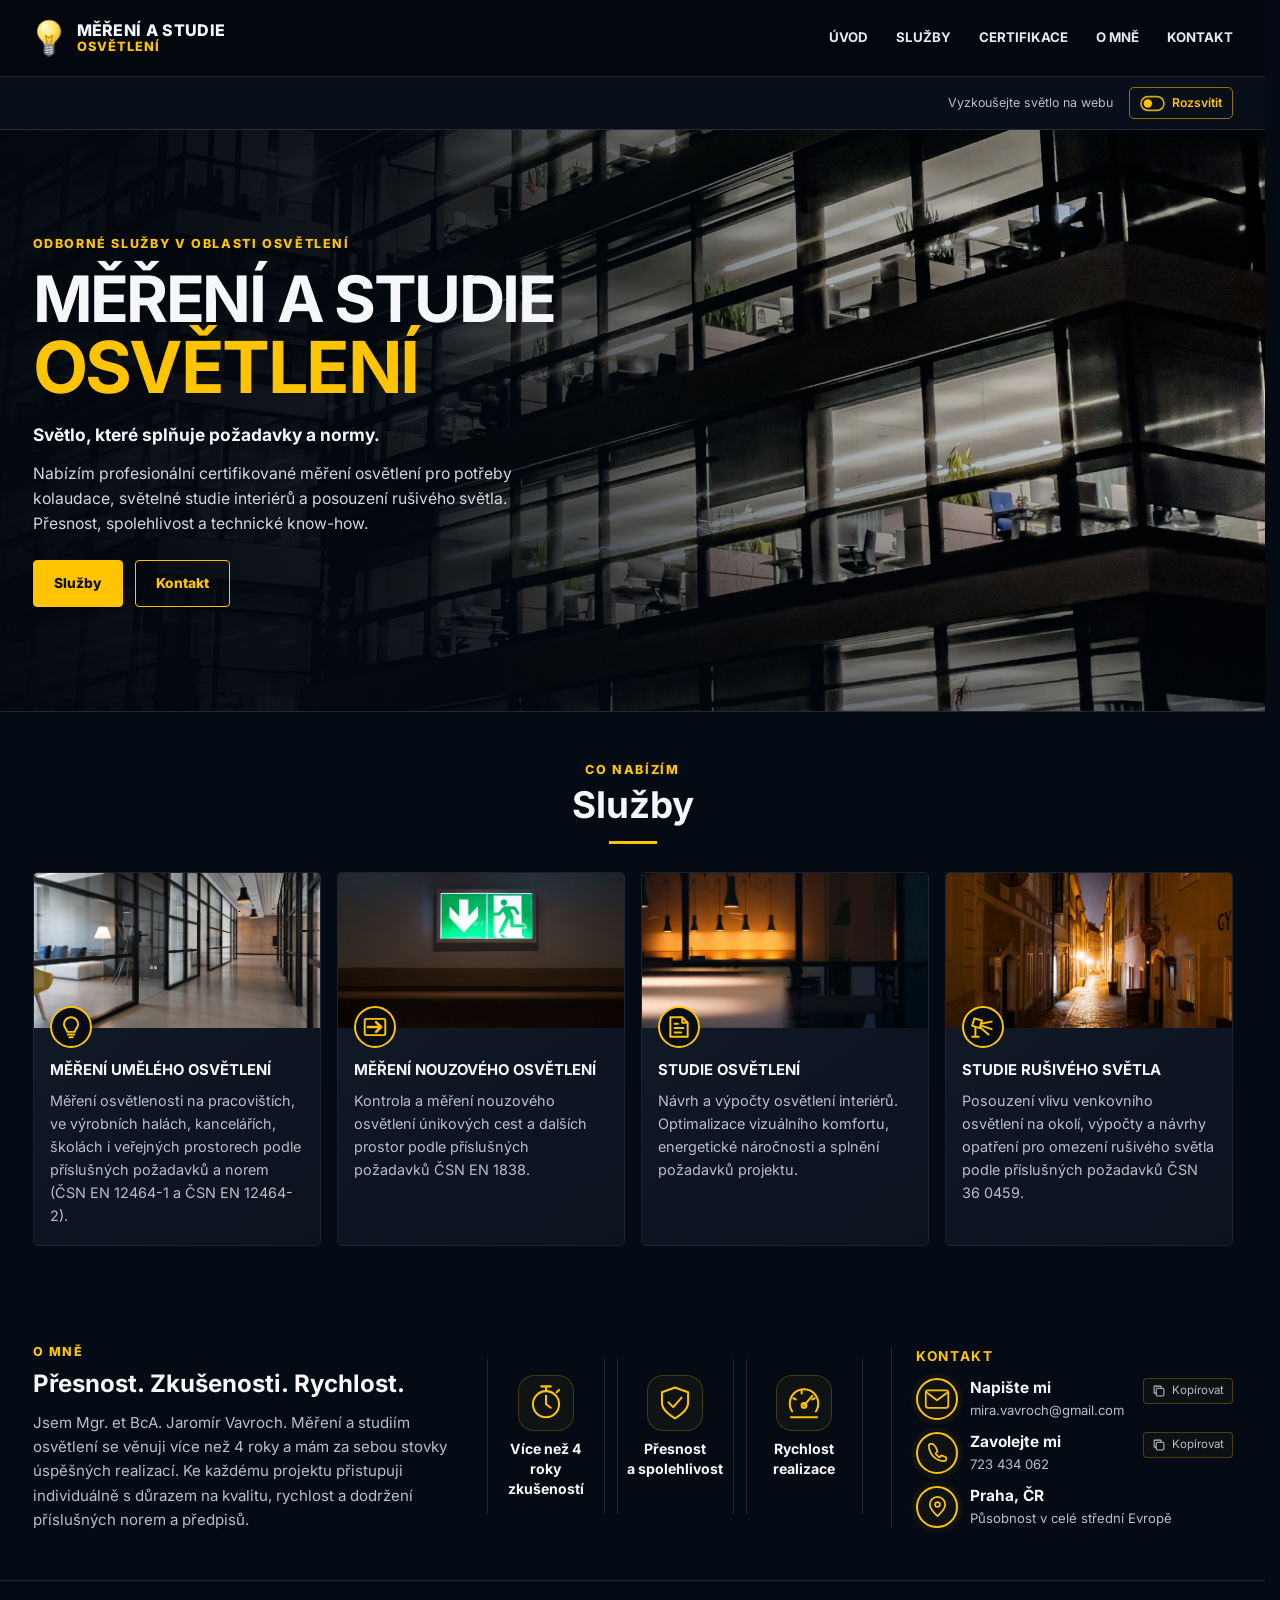
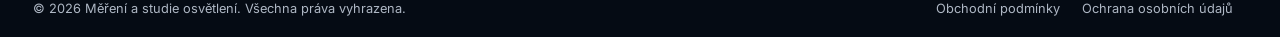
<file: index.html>
<!doctype html>
<html lang="cs">
<head>
<meta charset="utf-8">
<meta name="viewport" content="width=device-width, initial-scale=1">
<link rel="canonical" href="https://mereniastudieosvetleni.cz/">
<meta name="description" content="Certifikované měření umělého a nouzového osvětlení, světelné studie a posouzení rušivého světla. Přesnost, rychlost, spolehlivost. Praha, ČR a střední Evropa.">
<meta name="theme-color" content="#050b14">
<meta name="author" content="Mgr. et BcA. Jaromír Vavroch">
<link rel="icon" href="assets/favicon.svg" type="image/svg+xml">
<script>document.documentElement.classList.add("js");</script>
<title>Měření osvětlení a světelné studie | Vavroch</title>
<style>
@font-face{font-family:Inter;font-style:normal;font-weight:400;font-display:swap;src:url("assets/fonts/inter-400.woff") format("woff")}
@font-face{font-family:Inter;font-style:normal;font-weight:600;font-display:swap;src:url("assets/fonts/inter-600.woff") format("woff")}
@font-face{font-family:Inter;font-style:normal;font-weight:700;font-display:swap;src:url("assets/fonts/inter-700.woff") format("woff")}
@font-face{font-family:Inter;font-style:normal;font-weight:800;font-display:swap;src:url("assets/fonts/inter-800.woff") format("woff")}

:root{color-scheme:dark;--bg:#050b14;--panel:#0d1421;--text:#f5f7fa;--muted:#b7bfcb;--yellow:#ffc400;--line:rgba(255,255,255,.12);--max:1200px}
*{box-sizing:border-box}
html{scroll-behavior:smooth;scroll-padding-top:86px;-webkit-text-size-adjust:100%;text-size-adjust:100%}
body{margin:0;background:var(--bg);color:var(--text);font-family:Inter,Arial,sans-serif;font-synthesis:none;line-height:1.6}
a{color:inherit;text-decoration:none}
button{font:inherit;-webkit-appearance:none;appearance:none}
img{display:block;max-width:100%}
svg{display:block;flex-shrink:0}
a:focus-visible,button:focus-visible,summary:focus-visible{outline:2px solid var(--yellow);outline-offset:4px}
.skip-link{position:fixed;top:10px;left:14px;z-index:30;padding:10px 16px;color:#111;background:var(--yellow);border-radius:4px;transform:translateY(-160%)}
.skip-link:focus{transform:translateY(0)}
.container{width:min(var(--max),calc(100% - 44px));margin-inline:auto}
header{position:sticky;top:0;z-index:10;background:rgba(3,8,15,.97);-webkit-backdrop-filter:blur(14px);backdrop-filter:blur(14px);border-bottom:1px solid var(--line)}
.nav{min-height:76px;display:flex;align-items:center;justify-content:space-between;gap:24px}
.brand{display:flex;align-items:center;gap:12px;font-weight:800;line-height:1.15;letter-spacing:.02em;flex-shrink:0}
.brand-icon{display:block;width:32px;height:40px;flex:0 0 32px;color:var(--yellow);filter:drop-shadow(0 0 0 transparent);transition:filter .3s,transform .3s}
.brand-icon svg{width:100%;height:100%}
.brand small{display:block;color:var(--yellow);font-size:.8rem;letter-spacing:.08em}
.bulb-glass{transition:filter .3s}
nav{display:flex;align-items:center;gap:28px;font-size:.83rem;font-weight:700;text-transform:uppercase}
nav a{padding:8px 0;color:#e6e9ef}
nav a:hover{color:var(--yellow)}
.btn{display:inline-flex;align-items:center;justify-content:center;gap:10px;padding:12px 20px;border:1px solid var(--yellow);border-radius:4px;color:var(--yellow);font-weight:800;font-size:.86rem;line-height:1.5;transition:background .2s,color .2s,border-color .2s}
.btn:hover{background:var(--yellow);color:#111}
.btn.primary{background:var(--yellow);color:#111}
.btn.primary:hover{background:#ffda4d;border-color:#ffda4d}
.nav>.btn{font-size:.9rem}
.mail-icon{width:26px;height:26px;flex:none;fill:none;stroke:currentColor;stroke-width:1.8;stroke-linecap:round;stroke-linejoin:round}
.menu-toggle{display:none;background:transparent;border:1px solid var(--line);color:var(--text);border-radius:4px;padding:10px 12px;cursor:pointer;flex-shrink:0}
.menu-toggle .menu-close{display:none}
.menu-toggle[aria-expanded="true"] .menu-open{display:none}
.menu-toggle[aria-expanded="true"] .menu-close{display:block}
.hero{position:relative;isolation:isolate;min-height:390px;display:flex;align-items:center;overflow:hidden;border-bottom:1px solid var(--line)}
.hero::before{content:"";position:absolute;inset:0;z-index:-2;background-image:url('assets/photos/hero-building.jpg');background-size:cover;background-position:center 53%}
.hero::after{content:"";position:absolute;inset:0;z-index:-1;background:linear-gradient(90deg,rgba(3,8,15,.98) 0%,rgba(3,8,15,.9) 32%,rgba(3,8,15,.35) 65%,rgba(3,8,15,.12) 100%),linear-gradient(0deg,rgba(3,8,15,.38),transparent 45%);transition:opacity .3s}
.hero-content{padding:56px 0;max-width:570px}
.eyebrow{font-size:.78rem;text-transform:uppercase;color:var(--yellow);font-weight:800;letter-spacing:.13em}
h1{font-size:clamp(2.3rem,5vw,4.6rem);line-height:1.02;margin:12px 0 18px;letter-spacing:-.04em;text-transform:uppercase}
h1 span{display:block;color:var(--yellow);font-size:1.12em}
.hero h2{font-size:1.08rem;line-height:1.4;margin:0 0 14px}
.hero p{color:#d2d7df;max-width:490px;margin:0 0 24px;font-size:.98rem}
.actions{display:flex;flex-wrap:wrap;gap:12px}
section{padding:48px 0}
.section-heading{text-align:center;margin-bottom:28px}
.section-heading .eyebrow{margin-bottom:3px}
h2.section-title{font-size:clamp(1.7rem,3vw,2.3rem);line-height:1.2;margin:0}
.heading-line{height:3px;width:48px;background:var(--yellow);margin:14px auto 0}
.services-grid{display:grid;grid-template-columns:repeat(4,minmax(0,1fr));gap:16px}
.service-card{background:linear-gradient(145deg,#121a29,#0c121e);border:1px solid rgba(255,255,255,.06);border-radius:5px;overflow:hidden;transition:transform .2s,border-color .2s}

.service-card img{width:100%;height:155px;object-fit:cover;background:#101827}
.card-content{padding:16px 16px 18px}
.service-icon{width:42px;height:42px;border-radius:50%;display:grid;place-items:center;background:#070d16;border:2px solid var(--yellow);color:var(--yellow);margin-top:-38px;position:relative;margin-bottom:12px}
.service-icon svg,.strength .symbol svg{fill:none;stroke:currentColor;stroke-linecap:round;stroke-linejoin:round;shape-rendering:geometricPrecision}
.service-icon svg{width:26px;height:26px;stroke-width:1.8}
.service-card h3{font-size:.93rem;line-height:1.35;margin:0 0 9px;text-transform:uppercase}
.service-card p{font-size:.9rem;color:var(--muted);margin:0}
.about-grid{display:grid;grid-template-columns:1.25fr 1.1fr 1fr;gap:28px;align-items:center}
.about-grid>*{min-width:0}
.about-copy h2{font-size:1.5rem;line-height:1.3;margin:6px 0 12px}
.about-copy p{color:var(--muted);margin:0;font-size:.94rem}
.strengths{display:grid;grid-template-columns:repeat(3,minmax(0,1fr));gap:12px}
.strength{text-align:center;padding:16px 8px;border-inline:1px solid var(--line)}
.strength .symbol{display:flex;align-items:center;justify-content:center;width:56px;height:56px;margin:0 auto;color:var(--yellow);border:1px solid rgba(255,196,0,.22);border-radius:16px;background:rgba(255,196,0,.045)}
.strength .symbol svg{width:38px;height:38px;stroke-width:1.7}
.strength strong{display:block;margin-top:8px;font-size:.88rem;line-height:1.4}
.contact{border-left:1px solid var(--line);padding-left:24px}
.contact h3{font-size:.85rem;color:var(--yellow);letter-spacing:.12em;margin:0 0 10px}
.contact-list{display:grid;gap:12px}
.contact-list a,.contact-list .contact-place{display:flex;gap:12px;align-items:center;font-size:.92rem;overflow-wrap:anywhere;min-width:0}
.contact-icon{flex:0 0 42px;width:42px;height:42px;border:2px solid var(--yellow);border-radius:50%;display:grid;place-items:center;color:var(--yellow);background:rgba(255,196,0,.035);box-shadow:0 0 0 5px rgba(255,196,0,.035)}
.contact-icon svg{width:23px;height:23px;fill:none;stroke:currentColor;stroke-width:1.8;stroke-linecap:round;stroke-linejoin:round;shape-rendering:geometricPrecision}
.contact-list a[href^="mailto:"] .contact-icon svg{width:30px;height:30px;stroke-width:1.4}
.contact-detail{display:block;min-width:0;line-height:1.35}
.contact-detail strong{display:block;color:var(--text);font-size:.96rem;margin-bottom:3px}
.contact-detail small{display:block;color:var(--muted);font-size:.82rem;overflow-wrap:anywhere}

footer{border-top:1px solid var(--line);padding:18px 0;color:#aeb7c4;font-size:.8rem}
.footer-inner{display:flex;align-items:center;justify-content:space-between;gap:16px;flex-wrap:wrap}
.footer-links{display:flex;flex-wrap:wrap;gap:8px 22px}
footer a:hover{color:var(--yellow)}
.light-control-wrap{display:none;background:#080f1a;border-bottom:1px solid var(--line)}
.home-ready .light-control-wrap{display:block}
.light-control-inner{display:flex;align-items:center;justify-content:flex-end;gap:16px;padding:10px 0}
.light-control-note{font-size:.78rem;color:var(--muted)}
.light-toggle{display:inline-flex;align-items:center;gap:7px;flex-shrink:0;padding:6px 10px;cursor:pointer;background:transparent;font-size:.76rem;font-weight:600;border:1.6px solid rgba(255,196,0,.55);border-radius:5px}
.light-toggle:hover{background:rgba(255,196,0,.08);color:var(--yellow)}
.light-switch-icon{width:25px;height:15px;flex:none;overflow:visible}
.light-switch-icon .switch-track{fill:transparent;stroke:currentColor;opacity:.85}
.light-switch-icon .switch-knob{fill:currentColor;transition:transform .18s ease}
body.light-on .light-switch-icon .switch-knob{transform:translateX(10px)}
body.light-on .brand-icon{filter:drop-shadow(0 0 7px #ffc400) drop-shadow(0 0 18px #ffc400);transform:scale(1.08)}
body.light-on .bulb-glass{filter:brightness(1.18)}
body.light-on .light-control-wrap{background:linear-gradient(90deg,#101827,#302607,#101827)}
body.light-on .light-toggle{background:rgba(255,196,0,.12);color:var(--yellow);border-color:var(--yellow)}
body.light-on .hero::after{opacity:.72}
@media(min-width:901px) and (max-width:1120px){.nav{gap:14px}nav{gap:14px}.nav>.btn{padding:10px 12px;font-size:.8rem}.about-grid{grid-template-columns:1fr 1fr}.contact{grid-column:1/-1;border-left:0;border-top:1px solid var(--line);padding:20px 0 0}.contact-list{grid-template-columns:repeat(3,minmax(0,1fr))}}
@media(max-width:900px){nav{gap:14px}.services-grid{grid-template-columns:repeat(2,minmax(0,1fr))}.about-grid{grid-template-columns:1fr 1fr}.contact{grid-column:1/-1;border-left:0;border-top:1px solid var(--line);padding:20px 0 0}.contact-list{grid-template-columns:repeat(3,minmax(0,1fr))}.nav>.btn{display:none}}
@media(max-width:650px){
 .container{width:calc(100% - 28px)}.nav{min-height:68px;flex-wrap:wrap;padding:10px 0;gap:12px}.brand{font-size:.9rem;gap:10px}.menu-toggle{display:none}.js .menu-toggle{display:block}
 nav{display:flex;width:100%;flex-direction:column;align-items:stretch;gap:0;padding:0 0 10px;max-height:calc(100svh - 80px);overflow-y:auto}.js nav{display:none}.js nav.open{display:flex}nav a{padding:12px 2px;border-top:1px solid var(--line)}
 .hero{min-height:420px}.hero::before{background-position:62% center}.hero::after{background:linear-gradient(90deg,rgba(3,8,15,.96),rgba(3,8,15,.68)),linear-gradient(0deg,rgba(3,8,15,.25),transparent)}.hero-content{padding:48px 0}
 h1{font-size:clamp(2rem,9vw,2.7rem)}section{padding:38px 0}.services-grid{grid-template-columns:1fr}.service-card img{height:210px}.about-grid{grid-template-columns:1fr}.strength{padding:14px 4px}.strength .symbol{width:52px;height:52px}.strength .symbol svg{width:36px;height:36px}.strength strong{font-size:.8rem}.contact{grid-column:auto}.contact-list{grid-template-columns:1fr}.footer-inner{align-items:flex-start;flex-direction:column}.light-control-inner{justify-content:space-between;gap:8px}.light-control-note{font-size:.72rem}
}
@media(max-width:350px){.brand{font-size:.8rem}.brand small{font-size:.72rem}.brand-icon{width:28px;flex-basis:28px}.menu-toggle{padding:9px 10px}.eyebrow{font-size:.7rem;letter-spacing:.1em}}
@media(prefers-reduced-motion:reduce){html{scroll-behavior:auto}*,*::before,*::after{transition:none!important}}

.contact-method{position:relative;min-width:0}.contact-method .contact-detail{flex:1}.home-ready .contact-method .contact-detail strong{padding-right:112px}
.contact-copy{position:absolute;top:0;right:0;display:none;margin:0;padding:2px 8px;align-items:center;gap:6px;border:1px solid rgba(255,196,0,.25);border-radius:4px;background:rgba(255,196,0,.035);color:var(--muted);font-size:.72rem;line-height:1.5;cursor:pointer;max-width:108px;min-height:26px;white-space:nowrap;transition:color .18s,border-color .18s,background .18s}
.home-ready .contact-copy{display:inline-flex}
.contact-copy svg{fill:none;stroke:currentColor;stroke-width:1.5;stroke-linecap:round;stroke-linejoin:round}
.contact-copy:hover,.contact-copy.copied{color:var(--yellow);border-color:rgba(255,196,0,.7);background:rgba(255,196,0,.08)}
.contact-copy:disabled{cursor:wait}
.contact-copy-status{font-size:.75rem;line-height:1.5;color:var(--yellow);margin:12px 0 0;overflow-wrap:anywhere}
.contact-copy-status:empty{display:none}
.copy-manual{margin:8px 0 0 54px}
.copy-manual[hidden]{display:none}
.copy-manual input{display:block;width:100%;min-width:0;padding:8px;border:1px solid var(--yellow);border-radius:4px;background:var(--bg);color:var(--text);font:inherit;font-size:16px;outline-offset:2px}

@media(min-width:651px) and (max-width:900px){.contact-copy{padding:5px;width:28px;min-height:28px;justify-content:center}.contact-copy .copy-button-text{position:absolute;width:1px;height:1px;padding:0;margin:-1px;overflow:hidden;clip-path:inset(50%);white-space:nowrap}.home-ready .contact-method .contact-detail strong{padding-right:36px}}

/* Light only the SVG under the pointer, never its frame or parent card. */
@media (hover:hover) and (pointer:fine){
 .service-icon svg:hover,
 .strength .symbol svg:hover,
 .contact-icon svg:hover{
  color:#fff3b0;
  filter:drop-shadow(0 0 3px #ffc400) drop-shadow(0 0 7px rgba(255,196,0,.85));
 }
}
</style>
<link rel="stylesheet" href="assets/header.css"></head>
<body>
<a class="skip-link" href="#obsah">Přejít k obsahu</a>
<header class="site-header">
  <div class="container nav">
    <a class="brand" href="#uvod" aria-label="Měření a studie osvětlení – úvod">
      <span class="brand-icon" aria-hidden="true" id="brandBulb"><svg viewBox="0 0 36 44" aria-hidden="true" focusable="false"><defs><radialGradient id="bulbGlass" cx=".35" cy=".28" r=".8"><stop stop-color="#fff8c7"/><stop offset=".52" stop-color="#ffe468"/><stop offset="1" stop-color="#e8ac17"/></radialGradient><linearGradient id="bulbMetal"><stop stop-color="#666e79"/><stop offset=".28" stop-color="#dce1e7"/><stop offset=".52" stop-color="#aab3be"/><stop offset=".72" stop-color="#eef1f4"/><stop offset="1" stop-color="#66717e"/></linearGradient></defs><path class="bulb-glass" d="M18 2C10.5 2 5 7.5 5 14.5c0 5 2.6 8.2 5.8 11.4 1.1 1.1 1.7 2.5 1.7 4.1h11c0-1.6.6-3 1.7-4.1 3.2-3.2 5.8-6.4 5.8-11.4C31 7.5 25.5 2 18 2Z" fill="url(#bulbGlass)" stroke="#dba828" stroke-width=".8"/><path d="M10 13a8 8 0 0 1 5-7" fill="none" stroke="#fffce7" stroke-width="2.2" stroke-linecap="round" opacity=".8"/><path d="m14 19 2 9m6-9-2 9m-6-9 4 3 4-3" fill="none" stroke="#b98118" stroke-width="1.2" stroke-linecap="round"/><path d="M12.5 29.5h11v9c0 1.5-2 2.5-5.5 2.5s-5.5-1-5.5-2.5Z" fill="url(#bulbMetal)" stroke="#65707d" stroke-width=".7"/><g stroke="#66717b" stroke-width="1.1" stroke-linecap="round"><path d="m12.5 31.8 11-1.5m-11 4.3 11-1.5m-11 4.3 11-1.5m-10 4 9-1.3"/></g><path d="M15 41h6l-1.2 2h-3.6Z" fill="#4b535e"/></svg></span>
      <span>MĚŘENÍ A STUDIE<small>OSVĚTLENÍ</small></span>
    </a>
    <button type="button" class="menu-toggle" aria-label="Otevřít navigaci" aria-expanded="false" aria-controls="hlavni-navigace"><svg class="menu-open" width="22" height="22" viewBox="0 0 24 24" fill="none" stroke="currentColor" stroke-width="2" stroke-linecap="round" aria-hidden="true"><path d="M4 6h16M4 12h16M4 18h16"/></svg><svg class="menu-close" width="22" height="22" viewBox="0 0 24 24" fill="none" stroke="currentColor" stroke-width="2" stroke-linecap="round" aria-hidden="true"><path d="m6 6 12 12M18 6 6 18"/></svg></button>
    <nav id="hlavni-navigace" aria-label="Hlavní navigace">
      <a href="#uvod">Úvod</a><a href="#sluzby">Služby</a><a href="certifikace.html">Certifikace</a><a href="#omne">O mně</a><a href="#kontakt">Kontakt</a>
    </nav>
  </div>
</header>
<div class="light-control-wrap">
  <div class="container light-control-inner">
    <span class="light-control-note">Vyzkoušejte světlo na webu</span>
    <button type="button" class="btn light-toggle" id="lightToggle" aria-pressed="false" aria-label="Rozsvítit žárovku v logu"><svg class="light-switch-icon" viewBox="0 0 26 16" fill="none" aria-hidden="true" focusable="false"><rect class="switch-track" x=".75" y=".75" width="24.5" height="14.5" rx="7.25" stroke-width="1.8"/><circle class="switch-knob" cx="8" cy="8" r="4.5"/></svg><span class="light-toggle-label">Rozsvítit</span></button>
  </div>
</div>

<main id="obsah" tabindex="-1">
<section class="hero" id="uvod">
  <div class="container">
    <div class="hero-content">
      <div class="eyebrow"><span class="warm-glow">Odborné služby v oblasti osvětlení</span></div>
      <h1>Měření a studie <span class="warm-glow hero-glow">osvětlení</span></h1>
      <h2>Světlo, které splňuje požadavky a normy.</h2>
      <p>Nabízím profesionální certifikované měření osvětlení pro potřeby kolaudace, světelné studie interiérů a posouzení rušivého světla. Přesnost, spolehlivost a technické know-how.</p>
      <div class="actions"><a class="btn primary" href="#sluzby">Služby</a><a class="btn" href="#kontakt">Kontakt</a></div>
    </div>
  </div>
</section>

<section id="sluzby">
  <div class="container">
    <div class="section-heading"><div class="eyebrow"><span class="warm-glow">Co nabízím</span></div><h2 class="section-title">Služby</h2><div class="heading-line"></div></div>
    <div class="services-grid">
      <article class="service-card">
        <img src="assets/photos/artificial-lighting-original.jpg" alt="Kancelářský interiér s prosklenými příčkami a závěsným osvětlením" width="1200" height="801" loading="lazy" decoding="async">
        <div class="card-content"><div class="service-icon"><svg viewBox="0 0 24 24" aria-hidden="true"><path d="M8.5 16.5c0-2.4-3-3.5-3-7a6.5 6.5 0 0 1 13 0c0 3.5-3 4.6-3 7Z"/><path d="M9 19h6M10.5 21.5h3"/></svg></div><h3>Měření umělého osvětlení</h3><p>Měření osvětlenosti na pracovištích, ve výrobních halách, kancelářích, školách i veřejných prostorech podle příslušných požadavků a norem (ČSN EN 12464-1 a ČSN EN 12464-2).</p></div>
      </article>
      <article class="service-card">
        <img style="object-position:50% 25%" src="assets/photos/emergency-exit-v2.jpg" alt="Zelené nouzové značení nad únikovými dveřmi" width="1200" height="1378" loading="lazy" decoding="async">
        <div class="card-content"><div class="service-icon"><svg viewBox="0 0 24 24" aria-hidden="true"><rect x="2.5" y="4.5" width="19" height="15" rx="1.2" stroke-width="1.8"/><path d="M5.5 12h11.8" stroke-width="2.5"/><path d="m13 7.5 4.5 4.5-4.5 4.5" stroke-width="2.5"/></svg></div><h3>Měření nouzového osvětlení</h3><p>Kontrola a měření nouzového osvětlení únikových cest a dalších prostor podle příslušných požadavků ČSN EN 1838.</p></div>
      </article>
      <article class="service-card">
        <img src="assets/photos/lighting-design.jpg" alt="Závěsná svítidla a teplé osvětlení moderního interiéru" width="1200" height="800" loading="lazy" decoding="async">
        <div class="card-content"><div class="service-icon"><svg viewBox="0 0 24 24" aria-hidden="true"><path d="M4 3h11l5 5v13H4zM15 3v5h5"/><path d="M8 13h8M8 17h6M8 9h3"/></svg></div><h3>Studie osvětlení</h3><p>Návrh a výpočty osvětlení interiérů. Optimalizace vizuálního komfortu, energetické náročnosti a splnění požadavků projektu.</p></div>
      </article>
      <article class="service-card">
        <img src="assets/photos/obtrusive-light.jpg" alt="Pouliční svítidla osvětlující noční ulici" width="1200" height="1800" loading="lazy" decoding="async">
        <div class="card-content"><div class="service-icon"><svg viewBox="0 0 24 24" aria-hidden="true"><path d="m4 4 7 2-2 7-7-2Z"/><path d="m10 9 10-2m-11 5 8 7m-6-8 9 3M5 13v8M2 21h6"/></svg></div><h3>Studie rušivého světla</h3><p>Posouzení vlivu venkovního osvětlení na okolí, výpočty a návrhy opatření pro omezení rušivého světla podle příslušných požadavků ČSN 36 0459.</p></div>
      </article>
    </div>
  </div>
</section>

<section id="omne">
  <div class="container about-grid">
    <div class="about-copy">
      <div class="eyebrow"><span class="warm-glow">O mně</span></div>
      <h2>Přesnost. Zkušenosti. Rychlost.</h2>
      <p>Jsem Mgr. et BcA. Jaromír Vavroch. Měření a studiím osvětlení se věnuji více než 4 roky a mám za sebou <span class="warm-glow">stovky úspěšných realizací</span>. Ke každému projektu přistupuji individuálně s důrazem na kvalitu, rychlost a dodržení příslušných norem a předpisů.</p>
    </div>
    <div class="strengths" aria-label="Hlavní přednosti">
      <div class="strength"><div class="symbol" aria-hidden="true"><svg viewBox="0 0 32 32" aria-hidden="true"><circle cx="16" cy="17" r="11"/><path d="M16 10v7l4 3M12 2h8M16 2v4"/><path d="m25 7 2-2"/></svg></div><strong>Více než 4 roky<br>zkušeností</strong></div>
      <div class="strength"><div class="symbol" aria-hidden="true"><svg viewBox="0 0 32 32" aria-hidden="true"><path d="m16 3 11 4v9c0 7-11 13-11 13S5 23 5 16V7Z"/><path d="m10.5 15.5 4 4 7-8"/></svg></div><strong>Přesnost<br>a spolehlivost</strong></div>
      <div class="strength"><div class="symbol" aria-hidden="true"><svg viewBox="0 0 32 32" aria-hidden="true"><path d="M6 23a12 12 0 1 1 20 0"/><path d="m16 18 7-8M7 12l2 1m5-7v2m11 4-2 1M5 28h22"/><circle cx="16" cy="18" r="2"/></svg></div><strong>Rychlost<br>realizace</strong></div>
    </div>
    <div class="contact" id="kontakt">
      <h3><span class="warm-glow">KONTAKT</span></h3>
      <div class="contact-list">
        <div class="contact-method">
        <a href="mailto:mira.vavroch@gmail.com" aria-label="Napište mi e-mailem">
          <span class="contact-icon" aria-hidden="true"><svg viewBox="0 0 24 24"><rect x="3" y="5" width="18" height="14" rx="1.8"/><path d="m4 7 8 6 8-6"/></svg></span>
          <span class="contact-detail"><strong>Napište mi</strong><small>mira.vavroch@gmail.com</small></span>
        </a>
          <button class="contact-copy" type="button" data-copy="mira.vavroch@gmail.com" data-copy-kind="email" title="Kopírovat e-mail" aria-label="Kopírovat e-mail mira.vavroch@gmail.com"><svg viewBox="0 0 20 20" width="14" height="14" aria-hidden="true" focusable="false"><rect x="6" y="6" width="11" height="11" rx="2"/><path d="M13 6V4a1 1 0 0 0-1-1H4a1 1 0 0 0-1 1v8a1 1 0 0 0 1 1h2"/></svg><span class="copy-button-text">Kopírovat</span></button>
          <div class="copy-manual" hidden><input type="text" readonly value="mira.vavroch@gmail.com" aria-label="E-mailová adresa ke zkopírování" spellcheck="false"></div>
        </div>
        <div class="contact-method">
        <a href="tel:+420723434062" aria-label="Zavolejte mi">
          <span class="contact-icon" aria-hidden="true"><svg viewBox="0 0 24 24"><path d="M7 3H4.8A1.8 1.8 0 0 0 3 4.8C3 13.7 10.3 21 19.2 21a1.8 1.8 0 0 0 1.8-1.8V17l-5-2-2 2a14 14 0 0 1-4-4l2-2-2-5z"/></svg></span>
          <span class="contact-detail"><strong>Zavolejte mi</strong><small>723 434 062</small></span>
        </a>
          <button class="contact-copy" type="button" data-copy="+420 723 434 062" data-copy-kind="phone" title="Kopírovat telefonní číslo" aria-label="Kopírovat telefonní číslo +420 723 434 062"><svg viewBox="0 0 20 20" width="14" height="14" aria-hidden="true" focusable="false"><rect x="6" y="6" width="11" height="11" rx="2"/><path d="M13 6V4a1 1 0 0 0-1-1H4a1 1 0 0 0-1 1v8a1 1 0 0 0 1 1h2"/></svg><span class="copy-button-text">Kopírovat</span></button>
          <div class="copy-manual" hidden><input type="text" readonly value="+420 723 434 062" aria-label="Telefonní číslo ke zkopírování" spellcheck="false"></div>
        </div>
        <div class="contact-place">
          <span class="contact-icon" aria-hidden="true"><svg viewBox="0 0 24 24"><path d="M20 10c0 5-8 12-8 12S4 15 4 10a8 8 0 1 1 16 0Z"/><circle cx="12" cy="10" r="2.5"/></svg></span>
          <span class="contact-detail"><strong>Praha, ČR</strong><small>Působnost v celé střední Evropě</small></span>
        </div>
      </div>
      <p class="contact-copy-status" id="contact-copy-status" role="status" aria-live="polite" aria-atomic="true"></p>
    </div>
  </div>
</section>
</main>

<footer>
  <div class="container footer-inner">
    <span>© <span id="year">2026</span> Měření a studie osvětlení. Všechna práva vyhrazena.</span>
    <span class="footer-links"><a href="obchodni-podminky.html">Obchodní podmínky</a><a href="ochrana-osobnich-udaju.html">Ochrana osobních údajů</a></span>
  </div>
</footer>
<script>
(function(){
  const year=document.getElementById('year');
  if(year) year.textContent=new Date().getFullYear();
  const toggle=document.getElementById('lightToggle');
  if(toggle){
    toggle.addEventListener('click',function(){
      const on=!document.body.classList.contains('light-on');
      document.body.classList.toggle('light-on',on);
      toggle.setAttribute('aria-pressed',String(on));
      toggle.setAttribute('aria-label',on?'Zhasnout žárovku v logu':'Rozsvítit žárovku v logu');
      toggle.querySelector('.light-toggle-label').textContent=on?'Zhasnout':'Rozsvítit';
    });
  }
  // Copy contacts without depending on a configured mail or calling app.
  const copyStatus=document.getElementById('contact-copy-status');
  const copyTimers=new WeakMap();
  function copyWithSelection(value){
    const field=document.createElement('textarea');
    field.value=value;
    field.readOnly=true;
    field.setAttribute('aria-label','Kontakt ke zkopírování');
    field.style.cssText='position:fixed;left:-9999px;top:0;width:1px;height:1px;font-size:16px;';
    document.body.appendChild(field);
    let copied=false;
    try{
      field.focus({preventScroll:true});
      field.select();
      field.setSelectionRange(0,value.length);
      copied=document.execCommand('copy');
    }catch(error){copied=false;}
    field.remove();
    return copied;
  }
  document.querySelectorAll('.contact-copy').forEach(function(button){
    const label=button.querySelector('.copy-button-text');
    const originalLabel=label.textContent;
    button.addEventListener('click',async function(){
      const value=button.dataset.copy;
      const method=button.closest('.contact-method');
      const manual=method.querySelector('.copy-manual');
      const email=button.dataset.copyKind==='email';
      clearTimeout(copyTimers.get(button));
      button.disabled=true;
      let copied=false;
      try{
        if(window.isSecureContext && navigator.clipboard && navigator.clipboard.writeText){
          await navigator.clipboard.writeText(value);
          copied=true;
        }
      }catch(error){copied=false;}
      if(!copied) copied=copyWithSelection(value);
      button.disabled=false;
      if(copied){
        manual.hidden=true;
        label.textContent='Zkopírováno';
        button.classList.add('copied');
        button.focus({preventScroll:true});
        if(copyStatus) copyStatus.textContent=email?'E-mailová adresa byla zkopírována.':'Telefonní číslo bylo zkopírováno.';
        copyTimers.set(button,setTimeout(function(){
          label.textContent=originalLabel;
          button.classList.remove('copied');
        },2500));
      }else{
        label.textContent=originalLabel;
        button.classList.remove('copied');
        manual.hidden=false;
        const field=manual.querySelector('input');
        field.focus({preventScroll:true});
        field.select();
        field.setSelectionRange(0,value.length);
        if(copyStatus) copyStatus.textContent='Kontakt je označený. Zkopírujte jej ručně (Ctrl+C, na Macu ⌘C), na telefonu podržte označený text.';
      }
    });
  });

  document.documentElement.classList.add("home-ready");
})();
</script>
<script src="assets/header.js"></script>
</body>
</html>
</file>
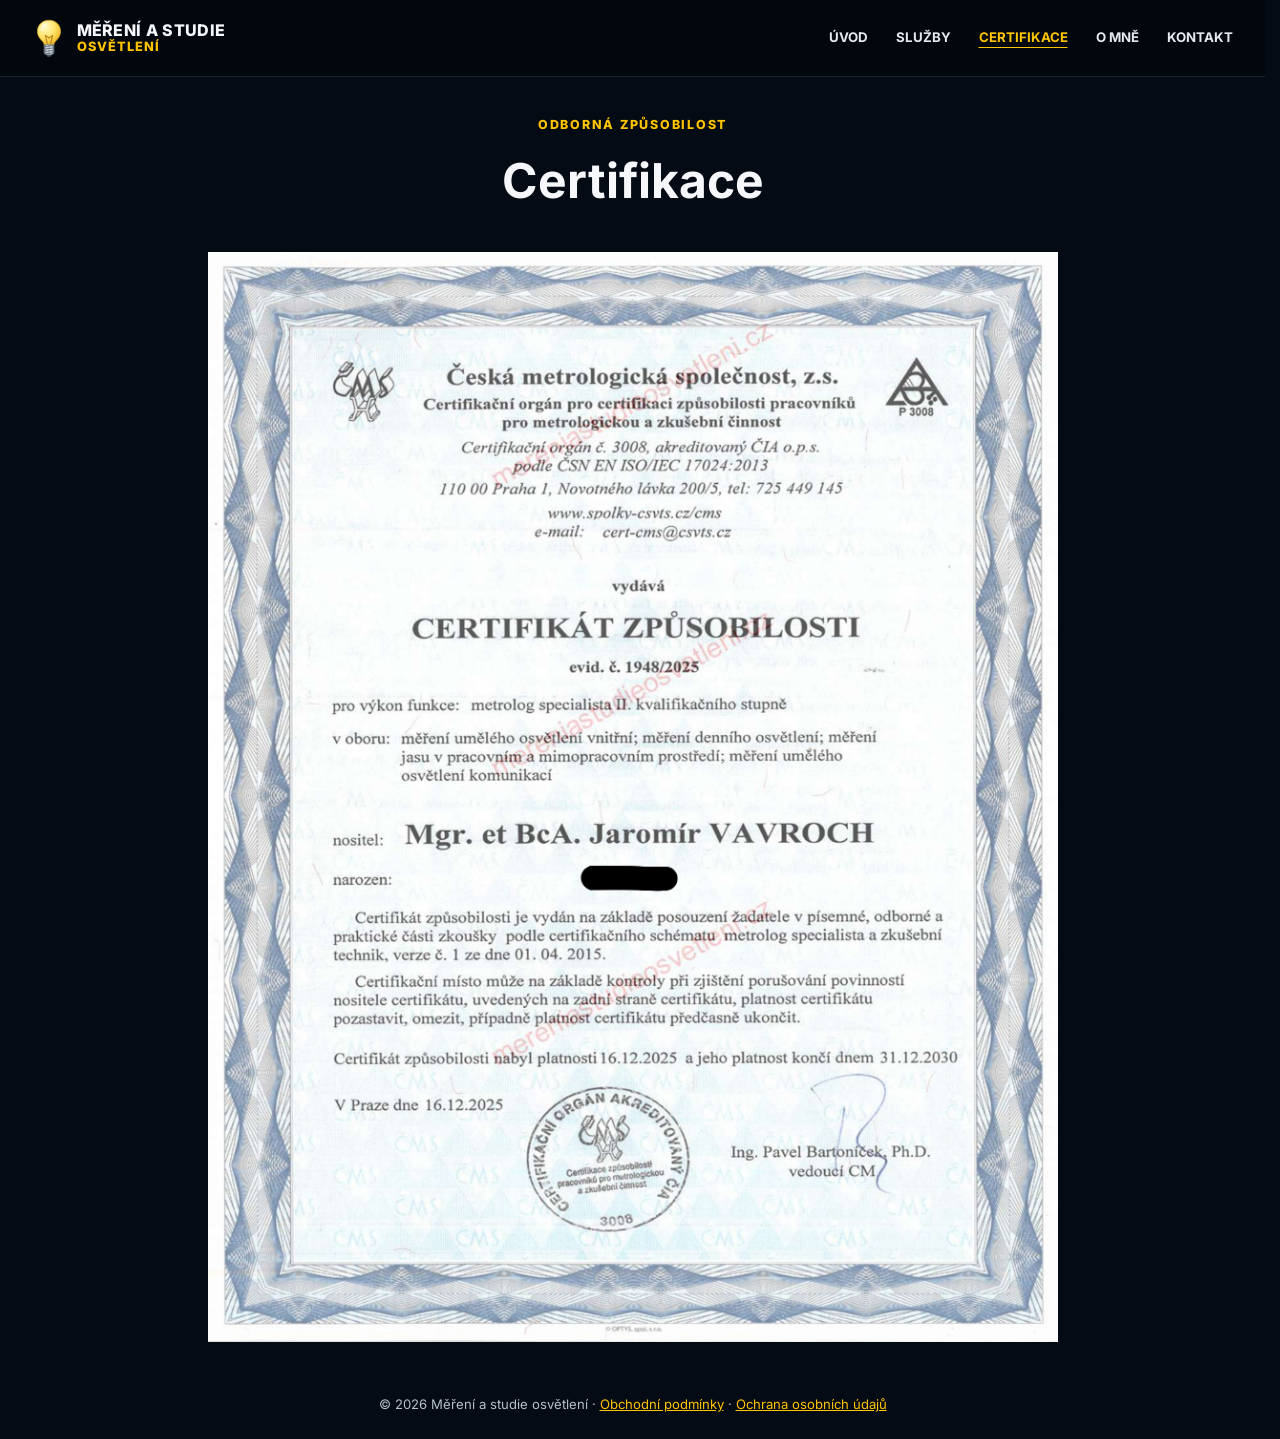
<file: certifikace.html>
<!doctype html><html lang="cs"><head><meta charset="utf-8"><meta name="viewport" content="width=device-width,initial-scale=1"><meta name="description" content="Certifikace Jaromíra Vavrocha pro měření osvětlení – metrolog specialista II. kvalifikačního stupně. Certifikát č. 1948/2025."><meta name="theme-color" content="#050b14"><link rel="icon" href="assets/favicon.svg" type="image/svg+xml"><title>Certifikace | Měření a studie osvětlení</title><style>@font-face{font-family:Inter;font-style:normal;font-weight:400;font-display:swap;src:url("assets/fonts/inter-400.woff") format("woff")}@font-face{font-family:Inter;font-style:normal;font-weight:600;font-display:swap;src:url("assets/fonts/inter-600.woff") format("woff")}@font-face{font-family:Inter;font-style:normal;font-weight:700;font-display:swap;src:url("assets/fonts/inter-700.woff") format("woff")}@font-face{font-family:Inter;font-style:normal;font-weight:800;font-display:swap;src:url("assets/fonts/inter-800.woff") format("woff")}:root{color-scheme:dark;--bg:#050b14;--panel:#0d1421;--text:#f5f7fa;--muted:#b7bfcb;--yellow:#ffc400;--line:rgba(255,255,255,.13)}*{box-sizing:border-box}body{margin:0;background:var(--bg);color:var(--text);font:16px/1.6 Inter,Arial,sans-serif}.wrap{width:min(1100px,calc(100% - 32px));margin:auto}.top{padding:22px 0;border-bottom:1px solid var(--line);display:flex;justify-content:space-between;align-items:center;gap:16px}.brand{display:flex;align-items:center;gap:12px;font-weight:800;line-height:1.15;letter-spacing:.02em;color:var(--text);text-decoration:none}.brand-icon{color:var(--yellow);font-size:32px;line-height:1}.brand small{display:block;color:var(--yellow);font-size:.8rem;letter-spacing:.08em}.btn{display:inline-block;border:1px solid var(--yellow);padding:10px 16px;color:var(--yellow);text-decoration:none;border-radius:4px;font-weight:700}.intro{text-align:center;padding:38px 0 24px}.eyebrow{color:var(--yellow);text-transform:uppercase;font-weight:800;letter-spacing:.14em;font-size:.78rem}h1{font-size:clamp(2rem,4vw,3rem);margin:8px 0}.intro p{color:var(--muted)}.viewer{padding:0 0 28px;text-align:center}.viewer img{display:block;width:100%;height:auto;max-width:850px;margin:0 auto;border:0;border-radius:0;box-shadow:none}.foot a{color:var(--yellow)}.foot{padding:24px 0;color:var(--muted);font-size:.82rem;text-align:center}@media(max-width:600px){.top{align-items:flex-start;flex-direction:column}.brand{font-size:1rem}.viewer{padding-bottom:20px}.viewer img{width:100%;height:auto}}.brand-icon{display:block;width:32px;height:40px;flex:0 0 32px}.brand-icon svg{display:block;width:100%;height:100%}html{-webkit-text-size-adjust:100%;text-size-adjust:100%}body{font-synthesis:none}.brand-icon{font-size:32px;line-height:40px}a:focus-visible,summary:focus-visible{outline:2px solid var(--yellow);outline-offset:4px}.brand{flex-shrink:0}.terms{overflow-wrap:anywhere}@media(prefers-reduced-motion:reduce){html{scroll-behavior:auto}}</style><script>document.documentElement.classList.add("js");</script><link rel="stylesheet" href="assets/header.css"></head><body><a class="skip-link" href="#obsah">Přejít k obsahu</a><header class="site-header">
  <div class="container nav">
    <a class="brand" href="index.html#uvod" aria-label="Měření a studie osvětlení – úvod">
      <span class="brand-icon" aria-hidden="true" id="brandBulb"><svg viewBox="0 0 36 44" aria-hidden="true" focusable="false"><defs><radialGradient id="bulbGlass" cx=".35" cy=".28" r=".8"><stop stop-color="#fff8c7"/><stop offset=".52" stop-color="#ffe468"/><stop offset="1" stop-color="#e8ac17"/></radialGradient><linearGradient id="bulbMetal"><stop stop-color="#666e79"/><stop offset=".28" stop-color="#dce1e7"/><stop offset=".52" stop-color="#aab3be"/><stop offset=".72" stop-color="#eef1f4"/><stop offset="1" stop-color="#66717e"/></linearGradient></defs><path class="bulb-glass" d="M18 2C10.5 2 5 7.5 5 14.5c0 5 2.6 8.2 5.8 11.4 1.1 1.1 1.7 2.5 1.7 4.1h11c0-1.6.6-3 1.7-4.1 3.2-3.2 5.8-6.4 5.8-11.4C31 7.5 25.5 2 18 2Z" fill="url(#bulbGlass)" stroke="#dba828" stroke-width=".8"/><path d="M10 13a8 8 0 0 1 5-7" fill="none" stroke="#fffce7" stroke-width="2.2" stroke-linecap="round" opacity=".8"/><path d="m14 19 2 9m6-9-2 9m-6-9 4 3 4-3" fill="none" stroke="#b98118" stroke-width="1.2" stroke-linecap="round"/><path d="M12.5 29.5h11v9c0 1.5-2 2.5-5.5 2.5s-5.5-1-5.5-2.5Z" fill="url(#bulbMetal)" stroke="#65707d" stroke-width=".7"/><g stroke="#66717b" stroke-width="1.1" stroke-linecap="round"><path d="m12.5 31.8 11-1.5m-11 4.3 11-1.5m-11 4.3 11-1.5m-10 4 9-1.3"/></g><path d="M15 41h6l-1.2 2h-3.6Z" fill="#4b535e"/></svg></span>
      <span>MĚŘENÍ A STUDIE<small>OSVĚTLENÍ</small></span>
    </a>
    <button type="button" class="menu-toggle" aria-label="Otevřít navigaci" aria-expanded="false" aria-controls="hlavni-navigace"><svg class="menu-open" width="22" height="22" viewBox="0 0 24 24" fill="none" stroke="currentColor" stroke-width="2" stroke-linecap="round" aria-hidden="true"><path d="M4 6h16M4 12h16M4 18h16"/></svg><svg class="menu-close" width="22" height="22" viewBox="0 0 24 24" fill="none" stroke="currentColor" stroke-width="2" stroke-linecap="round" aria-hidden="true"><path d="m6 6 12 12M18 6 6 18"/></svg></button>
    <nav id="hlavni-navigace" aria-label="Hlavní navigace">
      <a href="index.html#uvod">Úvod</a><a href="index.html#sluzby">Služby</a><a href="certifikace.html" aria-current="page">Certifikace</a><a href="index.html#omne">O mně</a><a href="index.html#kontakt">Kontakt</a>
    </nav>
  </div>
</header><main class="wrap" id="obsah" tabindex="-1"><div class="intro"><div class="eyebrow"><span class="warm-glow">Odborná způsobilost</span></div><h1>Certifikace</h1></div><div class="viewer"><img src="assets/certifikat-metrolog-page.jpg" alt="Certifikát č. 1948/2025 – Jaromír Vavroch, metrolog specialista II. kvalifikačního stupně, platnost do 31. 12. 2030" width="1780" height="2283"></div></main><footer class="foot wrap">© <span id="year">2026</span> Měření a studie osvětlení · <a href="obchodni-podminky.html">Obchodní podmínky</a> · <a href="ochrana-osobnich-udaju.html">Ochrana osobních údajů</a></footer><script>document.getElementById('year').textContent=new Date().getFullYear();</script><script src="assets/header.js"></script></body></html>
</file>
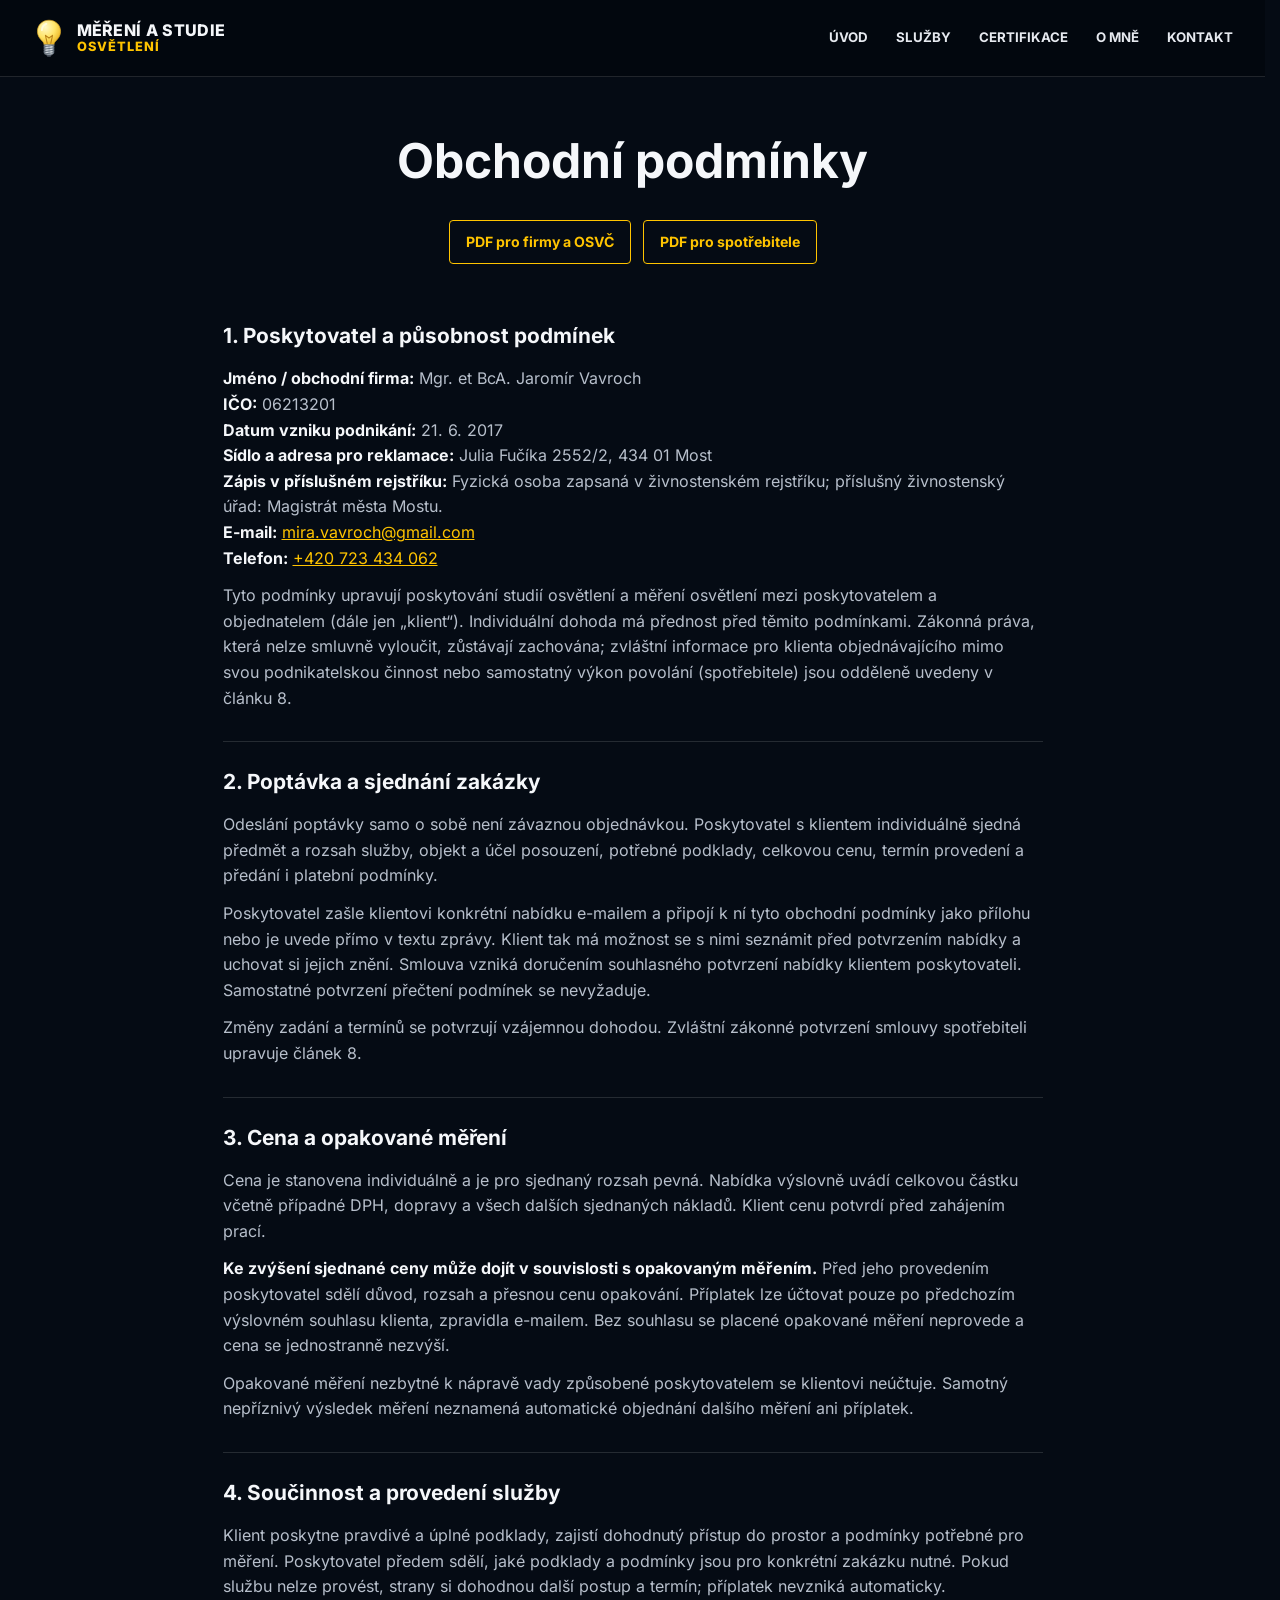
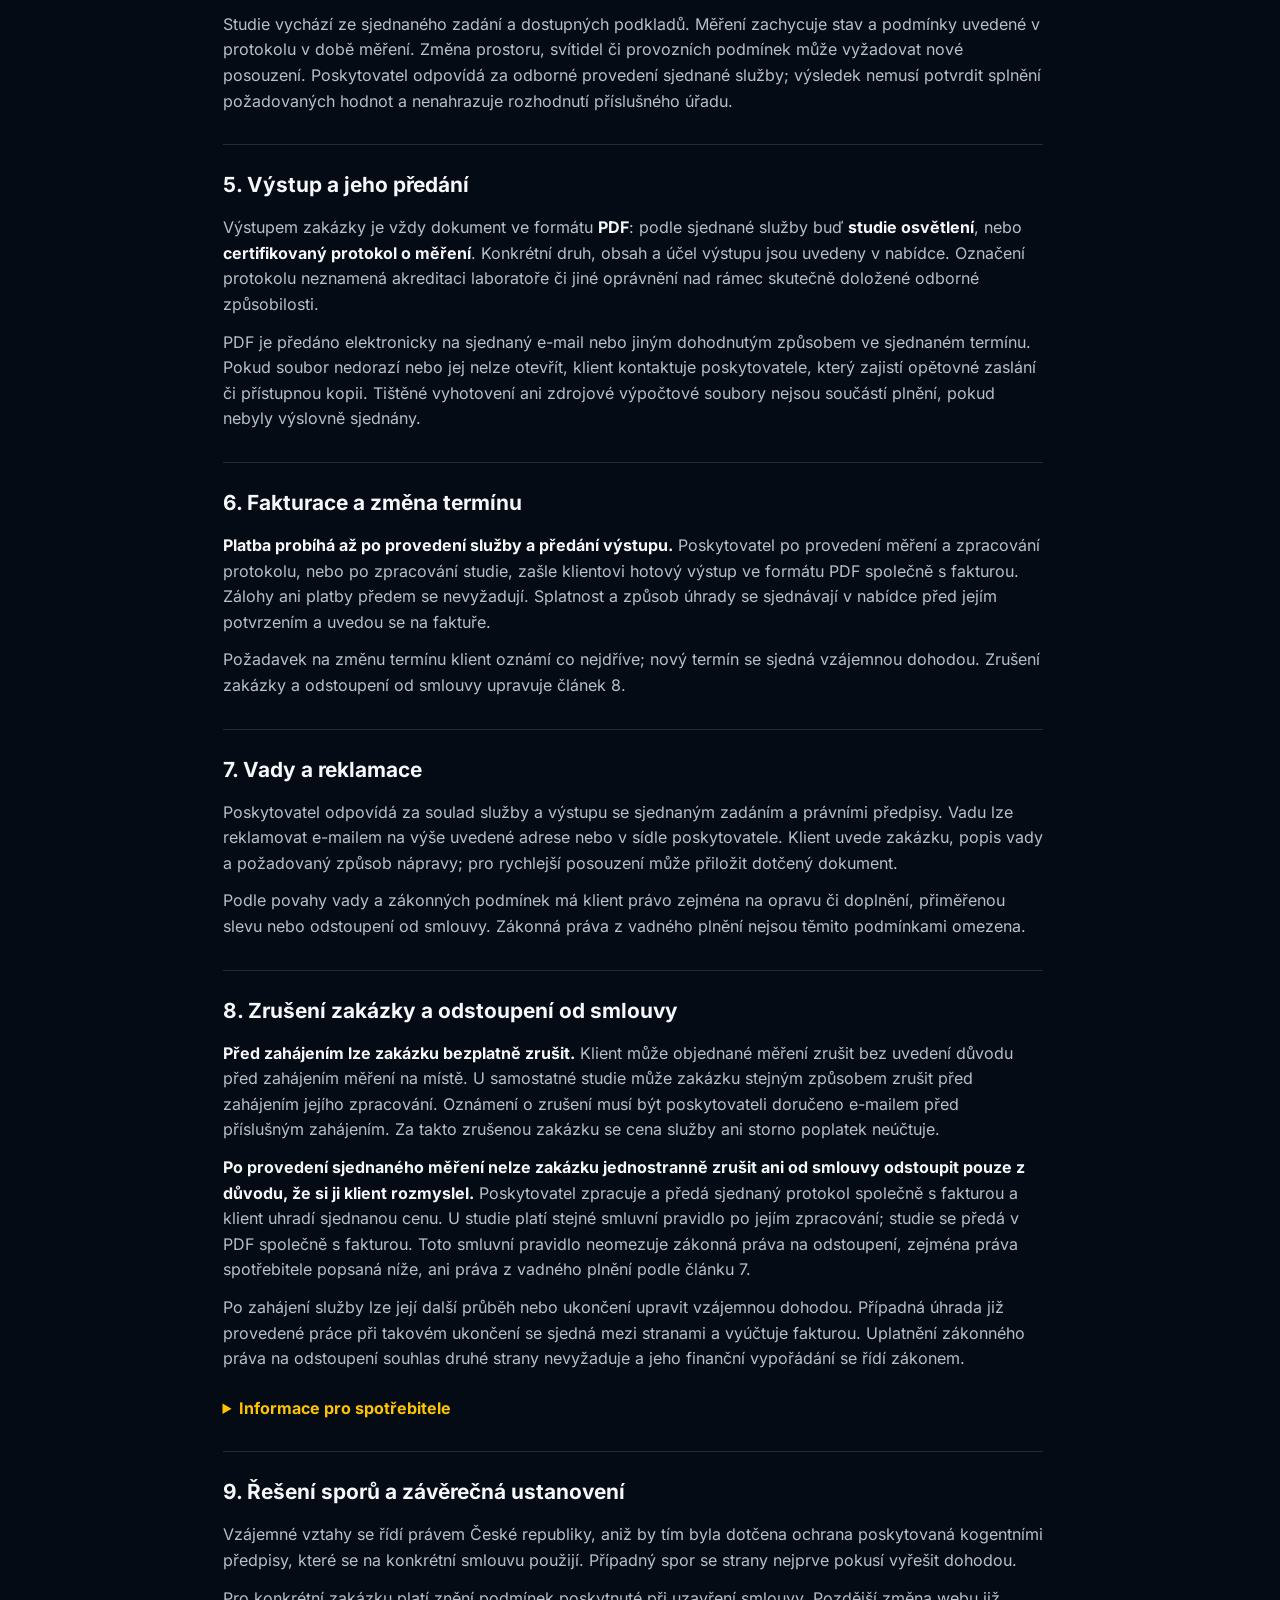
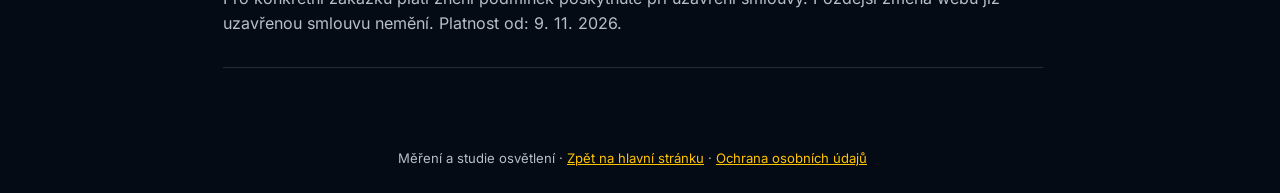
<file: obchodni-podminky.html>
<!doctype html><html lang="cs"><head><meta charset="utf-8"><meta name="viewport" content="width=device-width,initial-scale=1"><meta name="robots" content="noindex,follow"><meta name="theme-color" content="#050b14"><link rel="icon" href="assets/favicon.svg" type="image/svg+xml"><title>Obchodní podmínky | Měření a studie osvětlení</title><style>@font-face{font-family:Inter;font-style:normal;font-weight:400;font-display:swap;src:url("assets/fonts/inter-400.woff") format("woff")}@font-face{font-family:Inter;font-style:normal;font-weight:600;font-display:swap;src:url("assets/fonts/inter-600.woff") format("woff")}@font-face{font-family:Inter;font-style:normal;font-weight:700;font-display:swap;src:url("assets/fonts/inter-700.woff") format("woff")}@font-face{font-family:Inter;font-style:normal;font-weight:800;font-display:swap;src:url("assets/fonts/inter-800.woff") format("woff")}:root{color-scheme:dark;--bg:#050b14;--panel:#0d1421;--text:#f5f7fa;--muted:#b7bfcb;--yellow:#ffc400;--line:rgba(255,255,255,.13)}*{box-sizing:border-box}body{margin:0;background:var(--bg);color:var(--text);font:16px/1.6 Inter,Arial,sans-serif}.wrap{width:min(1100px,calc(100% - 32px));margin:auto}.top{padding:22px 0;border-bottom:1px solid var(--line);display:flex;justify-content:space-between;align-items:center;gap:16px}.brand{display:flex;align-items:center;gap:12px;font-weight:800;line-height:1.15;letter-spacing:.02em;color:var(--text);text-decoration:none}.brand-icon{color:var(--yellow);font-size:32px;line-height:1}.brand small{display:block;color:var(--yellow);font-size:.8rem;letter-spacing:.08em}.btn{display:inline-block;border:1px solid var(--yellow);padding:10px 16px;color:var(--yellow);text-decoration:none;border-radius:4px;font-weight:700}.intro{text-align:center;padding:38px 0 24px}.eyebrow{color:var(--yellow);text-transform:uppercase;font-weight:800;letter-spacing:.14em;font-size:.78rem}h1{font-size:clamp(2rem,4vw,3rem);margin:8px 0}.intro p{color:var(--muted)}.viewer{padding:0 0 28px;text-align:center}.viewer img{display:block;width:100%;height:auto;max-width:850px;margin:0 auto;border:0;border-radius:0;box-shadow:none}.foot{padding:24px 0;color:var(--muted);font-size:.82rem;text-align:center}@media(max-width:600px){.top{align-items:flex-start;flex-direction:column}.brand{font-size:1rem}.viewer{padding-bottom:20px}.viewer img{width:100%;height:auto}}.terms{max-width:820px;margin:0 auto 56px}.terms section{padding:18px 0;border-bottom:1px solid var(--line)}.terms h2{font-size:1.3rem;line-height:1.35;margin:8px 0 16px}.terms p{color:var(--muted);margin:12px 0}.terms strong{color:var(--text)}.terms a{color:var(--yellow);overflow-wrap:anywhere}.notice{max-width:820px;margin:0 auto 22px;border:1px solid #ffc40070;border-radius:8px;padding:20px;background:#ffc4000a}.notice p{margin:8px 0 0;color:var(--muted)}mark{background:#ffc40024;color:var(--yellow);padding:2px 5px;border-radius:3px}summary{cursor:pointer;color:var(--yellow);font-weight:700;padding:12px 0}.sample{padding:4px 18px;border-left:2px solid var(--yellow)}.foot a{color:var(--yellow)}@media print{.top,.notice,.foot{display:none}body{background:white;color:black}.terms p,.terms strong{color:black}.terms{max-width:none}.terms section{break-inside:avoid}details>div{display:block!important}}.brand-icon{display:block;width:32px;height:40px;flex:0 0 32px}.brand-icon svg{display:block;width:100%;height:100%}html{-webkit-text-size-adjust:100%;text-size-adjust:100%}body{font-synthesis:none}.brand-icon{font-size:32px;line-height:40px}a:focus-visible,summary:focus-visible{outline:2px solid var(--yellow);outline-offset:4px}.brand{flex-shrink:0}.terms{overflow-wrap:anywhere}@media(prefers-reduced-motion:reduce){html{scroll-behavior:auto}}.terms-downloads{display:flex;justify-content:center;gap:12px;flex-wrap:wrap;margin:20px 0 8px}.terms-downloads .btn{font-size:.88rem}@media print{.terms-downloads{display:none}}</style><script>document.documentElement.classList.add("js");</script><link rel="stylesheet" href="assets/header.css"></head><body><a class="skip-link" href="#obsah">Přejít k obsahu</a><header class="site-header">
  <div class="container nav">
    <a class="brand" href="index.html#uvod" aria-label="Měření a studie osvětlení – úvod">
      <span class="brand-icon" aria-hidden="true" id="brandBulb"><svg viewBox="0 0 36 44" aria-hidden="true" focusable="false"><defs><radialGradient id="bulbGlass" cx=".35" cy=".28" r=".8"><stop stop-color="#fff8c7"/><stop offset=".52" stop-color="#ffe468"/><stop offset="1" stop-color="#e8ac17"/></radialGradient><linearGradient id="bulbMetal"><stop stop-color="#666e79"/><stop offset=".28" stop-color="#dce1e7"/><stop offset=".52" stop-color="#aab3be"/><stop offset=".72" stop-color="#eef1f4"/><stop offset="1" stop-color="#66717e"/></linearGradient></defs><path class="bulb-glass" d="M18 2C10.5 2 5 7.5 5 14.5c0 5 2.6 8.2 5.8 11.4 1.1 1.1 1.7 2.5 1.7 4.1h11c0-1.6.6-3 1.7-4.1 3.2-3.2 5.8-6.4 5.8-11.4C31 7.5 25.5 2 18 2Z" fill="url(#bulbGlass)" stroke="#dba828" stroke-width=".8"/><path d="M10 13a8 8 0 0 1 5-7" fill="none" stroke="#fffce7" stroke-width="2.2" stroke-linecap="round" opacity=".8"/><path d="m14 19 2 9m6-9-2 9m-6-9 4 3 4-3" fill="none" stroke="#b98118" stroke-width="1.2" stroke-linecap="round"/><path d="M12.5 29.5h11v9c0 1.5-2 2.5-5.5 2.5s-5.5-1-5.5-2.5Z" fill="url(#bulbMetal)" stroke="#65707d" stroke-width=".7"/><g stroke="#66717b" stroke-width="1.1" stroke-linecap="round"><path d="m12.5 31.8 11-1.5m-11 4.3 11-1.5m-11 4.3 11-1.5m-10 4 9-1.3"/></g><path d="M15 41h6l-1.2 2h-3.6Z" fill="#4b535e"/></svg></span>
      <span>MĚŘENÍ A STUDIE<small>OSVĚTLENÍ</small></span>
    </a>
    <button type="button" class="menu-toggle" aria-label="Otevřít navigaci" aria-expanded="false" aria-controls="hlavni-navigace"><svg class="menu-open" width="22" height="22" viewBox="0 0 24 24" fill="none" stroke="currentColor" stroke-width="2" stroke-linecap="round" aria-hidden="true"><path d="M4 6h16M4 12h16M4 18h16"/></svg><svg class="menu-close" width="22" height="22" viewBox="0 0 24 24" fill="none" stroke="currentColor" stroke-width="2" stroke-linecap="round" aria-hidden="true"><path d="m6 6 12 12M18 6 6 18"/></svg></button>
    <nav id="hlavni-navigace" aria-label="Hlavní navigace">
      <a href="index.html#uvod">Úvod</a><a href="index.html#sluzby">Služby</a><a href="certifikace.html">Certifikace</a><a href="index.html#omne">O mně</a><a href="index.html#kontakt">Kontakt</a>
    </nav>
  </div>
</header><main class="wrap" id="obsah" tabindex="-1"><div class="intro"><h1>Obchodní podmínky</h1><div class="terms-downloads"><a class="btn" href="dokumenty/obchodni-podminky-firmy-osvc.pdf" download>PDF pro firmy a OSVČ</a><a class="btn" href="dokumenty/obchodni-podminky-spotrebitele.pdf" download>PDF pro spotřebitele</a></div></div>
<article class="terms">
<section><h2>1. Poskytovatel a působnost podmínek</h2>
<p><strong>Jméno / obchodní firma:</strong> Mgr. et BcA. Jaromír Vavroch<br><strong>IČO:</strong> 06213201<br><strong>Datum vzniku podnikání:</strong> 21. 6. 2017<br><strong>Sídlo a adresa pro reklamace:</strong> Julia Fučíka 2552/2, 434 01 Most<br><strong>Zápis v příslušném rejstříku:</strong> Fyzická osoba zapsaná v živnostenském rejstříku; příslušný živnostenský úřad: Magistrát města Mostu.<br><strong>E-mail:</strong> <a href="mailto:mira.vavroch@gmail.com">mira.vavroch@gmail.com</a><br><strong>Telefon:</strong> <a href="tel:+420723434062">+420 723 434 062</a></p>
<p>Tyto podmínky upravují poskytování studií osvětlení a měření osvětlení mezi poskytovatelem a objednatelem (dále jen „klient“). Individuální dohoda má přednost před těmito podmínkami. Zákonná práva, která nelze smluvně vyloučit, zůstávají zachována; zvláštní informace pro klienta objednávajícího mimo svou podnikatelskou činnost nebo samostatný výkon povolání (spotřebitele) jsou odděleně uvedeny v článku 8.</p></section>
<section><h2>2. Poptávka a sjednání zakázky</h2><p>Odeslání poptávky samo o sobě není závaznou objednávkou. Poskytovatel s klientem individuálně sjedná předmět a rozsah služby, objekt a účel posouzení, potřebné podklady, celkovou cenu, termín provedení a předání i platební podmínky.</p><p>Poskytovatel zašle klientovi konkrétní nabídku e-mailem a připojí k ní tyto obchodní podmínky jako přílohu nebo je uvede přímo v textu zprávy. Klient tak má možnost se s nimi seznámit před potvrzením nabídky a uchovat si jejich znění. Smlouva vzniká doručením souhlasného potvrzení nabídky klientem poskytovateli. Samostatné potvrzení přečtení podmínek se nevyžaduje.</p><p>Změny zadání a termínů se potvrzují vzájemnou dohodou. Zvláštní zákonné potvrzení smlouvy spotřebiteli upravuje článek 8.</p></section>
<section><h2>3. Cena a opakované měření</h2><p>Cena je stanovena individuálně a je pro sjednaný rozsah pevná. Nabídka výslovně uvádí celkovou částku včetně případné DPH, dopravy a všech dalších sjednaných nákladů. Klient cenu potvrdí před zahájením prací.</p><p><strong>Ke zvýšení sjednané ceny může dojít v souvislosti s opakovaným měřením.</strong> Před jeho provedením poskytovatel sdělí důvod, rozsah a přesnou cenu opakování. Příplatek lze účtovat pouze po předchozím výslovném souhlasu klienta, zpravidla e-mailem. Bez souhlasu se placené opakované měření neprovede a cena se jednostranně nezvýší.</p><p>Opakované měření nezbytné k nápravě vady způsobené poskytovatelem se klientovi neúčtuje. Samotný nepříznivý výsledek měření neznamená automatické objednání dalšího měření ani příplatek.</p></section>
<section><h2>4. Součinnost a provedení služby</h2><p>Klient poskytne pravdivé a úplné podklady, zajistí dohodnutý přístup do prostor a podmínky potřebné pro měření. Poskytovatel předem sdělí, jaké podklady a podmínky jsou pro konkrétní zakázku nutné. Pokud službu nelze provést, strany si dohodnou další postup a termín; příplatek nevzniká automaticky.</p><p>Studie vychází ze sjednaného zadání a dostupných podkladů. Měření zachycuje stav a podmínky uvedené v protokolu v době měření. Změna prostoru, svítidel či provozních podmínek může vyžadovat nové posouzení. Poskytovatel odpovídá za odborné provedení sjednané služby; výsledek nemusí potvrdit splnění požadovaných hodnot a nenahrazuje rozhodnutí příslušného úřadu.</p></section>
<section><h2>5. Výstup a jeho předání</h2><p>Výstupem zakázky je vždy dokument ve formátu <strong>PDF</strong>: podle sjednané služby buď <strong>studie osvětlení</strong>, nebo <strong>certifikovaný protokol o měření</strong>. Konkrétní druh, obsah a účel výstupu jsou uvedeny v nabídce. Označení protokolu neznamená akreditaci laboratoře či jiné oprávnění nad rámec skutečně doložené odborné způsobilosti.</p><p>PDF je předáno elektronicky na sjednaný e-mail nebo jiným dohodnutým způsobem ve sjednaném termínu. Pokud soubor nedorazí nebo jej nelze otevřít, klient kontaktuje poskytovatele, který zajistí opětovné zaslání či přístupnou kopii. Tištěné vyhotovení ani zdrojové výpočtové soubory nejsou součástí plnění, pokud nebyly výslovně sjednány.</p></section>
<section><h2>6. Fakturace a změna termínu</h2><p><strong>Platba probíhá až po provedení služby a předání výstupu.</strong> Poskytovatel po provedení měření a zpracování protokolu, nebo po zpracování studie, zašle klientovi hotový výstup ve formátu PDF společně s fakturou. Zálohy ani platby předem se nevyžadují. Splatnost a způsob úhrady se sjednávají v nabídce před jejím potvrzením a uvedou se na faktuře.</p><p>Požadavek na změnu termínu klient oznámí co nejdříve; nový termín se sjedná vzájemnou dohodou. Zrušení zakázky a odstoupení od smlouvy upravuje článek 8.</p></section>
<section><h2>7. Vady a reklamace</h2><p>Poskytovatel odpovídá za soulad služby a výstupu se sjednaným zadáním a právními předpisy. Vadu lze reklamovat e-mailem na výše uvedené adrese nebo v sídle poskytovatele. Klient uvede zakázku, popis vady a požadovaný způsob nápravy; pro rychlejší posouzení může přiložit dotčený dokument.</p><p>Podle povahy vady a zákonných podmínek má klient právo zejména na opravu či doplnění, přiměřenou slevu nebo odstoupení od smlouvy. Zákonná práva z vadného plnění nejsou těmito podmínkami omezena.</p></section>
<section><h2>8. Zrušení zakázky a odstoupení od smlouvy</h2>
<p><strong>Před zahájením lze zakázku bezplatně zrušit.</strong> Klient může objednané měření zrušit bez uvedení důvodu před zahájením měření na místě. U samostatné studie může zakázku stejným způsobem zrušit před zahájením jejího zpracování. Oznámení o zrušení musí být poskytovateli doručeno e-mailem před příslušným zahájením. Za takto zrušenou zakázku se cena služby ani storno poplatek neúčtuje.</p>
<p><strong>Po provedení sjednaného měření nelze zakázku jednostranně zrušit ani od smlouvy odstoupit pouze z důvodu, že si ji klient rozmyslel.</strong> Poskytovatel zpracuje a předá sjednaný protokol společně s fakturou a klient uhradí sjednanou cenu. U studie platí stejné smluvní pravidlo po jejím zpracování; studie se předá v PDF společně s fakturou. Toto smluvní pravidlo neomezuje zákonná práva na odstoupení, zejména práva spotřebitele popsaná níže, ani práva z vadného plnění podle článku 7.</p>
<p>Po zahájení služby lze její další průběh nebo ukončení upravit vzájemnou dohodou. Případná úhrada již provedené práce při takovém ukončení se sjedná mezi stranami a vyúčtuje fakturou. Uplatnění zákonného práva na odstoupení souhlas druhé strany nevyžaduje a jeho finanční vypořádání se řídí zákonem.</p>
<details><summary>Informace pro spotřebitele</summary><div class="sample">
<p>Spotřebitelem je člověk objednávající mimo svou podnikatelskou činnost nebo samostatný výkon povolání. Jeho povinná zákonná práva mají přednost před odchylnými pravidly těchto podmínek. Úplné podmínky, poučení a formulář pro odstoupení obdrží s nabídkou před jejím potvrzením; jsou také <a href="dokumenty/obchodni-podminky-spotrebitele.pdf">ke stažení v PDF pro spotřebitele</a>.</p>
<p>U zakázky sjednané na dálku může spotřebitel zpravidla odstoupit do 14 dnů od uzavření smlouvy. Zahájení služby během této lhůty vyžaduje jeho výslovnou žádost a souhlas; právo odstoupit zaniká až úplným poskytnutím služby při splnění zákonných podmínek. Podrobnosti včetně případné úhrady rozpracované služby a potvrzení uzavření smlouvy uvádí spotřebitelské PDF.</p>
<p>Spotřebitel se může při nevyřešeném sporu obrátit na Českou obchodní inspekci, Ústřední inspektorát – oddělení ADR, Gorazdova 1969/24, 120 00 Praha 2, <a href="https://coi.gov.cz/informace-o-adr/">coi.gov.cz/informace-o-adr/</a>. Návrh lze podat do jednoho roku od prvního uplatnění sporného práva u poskytovatele.</p>
</div></details></section>
<section><h2>9. Řešení sporů a závěrečná ustanovení</h2><p>Vzájemné vztahy se řídí právem České republiky, aniž by tím byla dotčena ochrana poskytovaná kogentními předpisy, které se na konkrétní smlouvu použijí. Případný spor se strany nejprve pokusí vyřešit dohodou.</p><p>Pro konkrétní zakázku platí znění podmínek poskytnuté při uzavření smlouvy. Pozdější změna webu již uzavřenou smlouvu nemění. Platnost od: 9. 11. 2026.</p></section>
</article></main><footer class="foot wrap">Měření a studie osvětlení · <a href="index.html">Zpět na hlavní stránku</a> · <a href="ochrana-osobnich-udaju.html">Ochrana osobních údajů</a></footer><script src="assets/header.js"></script></body></html>
</file>
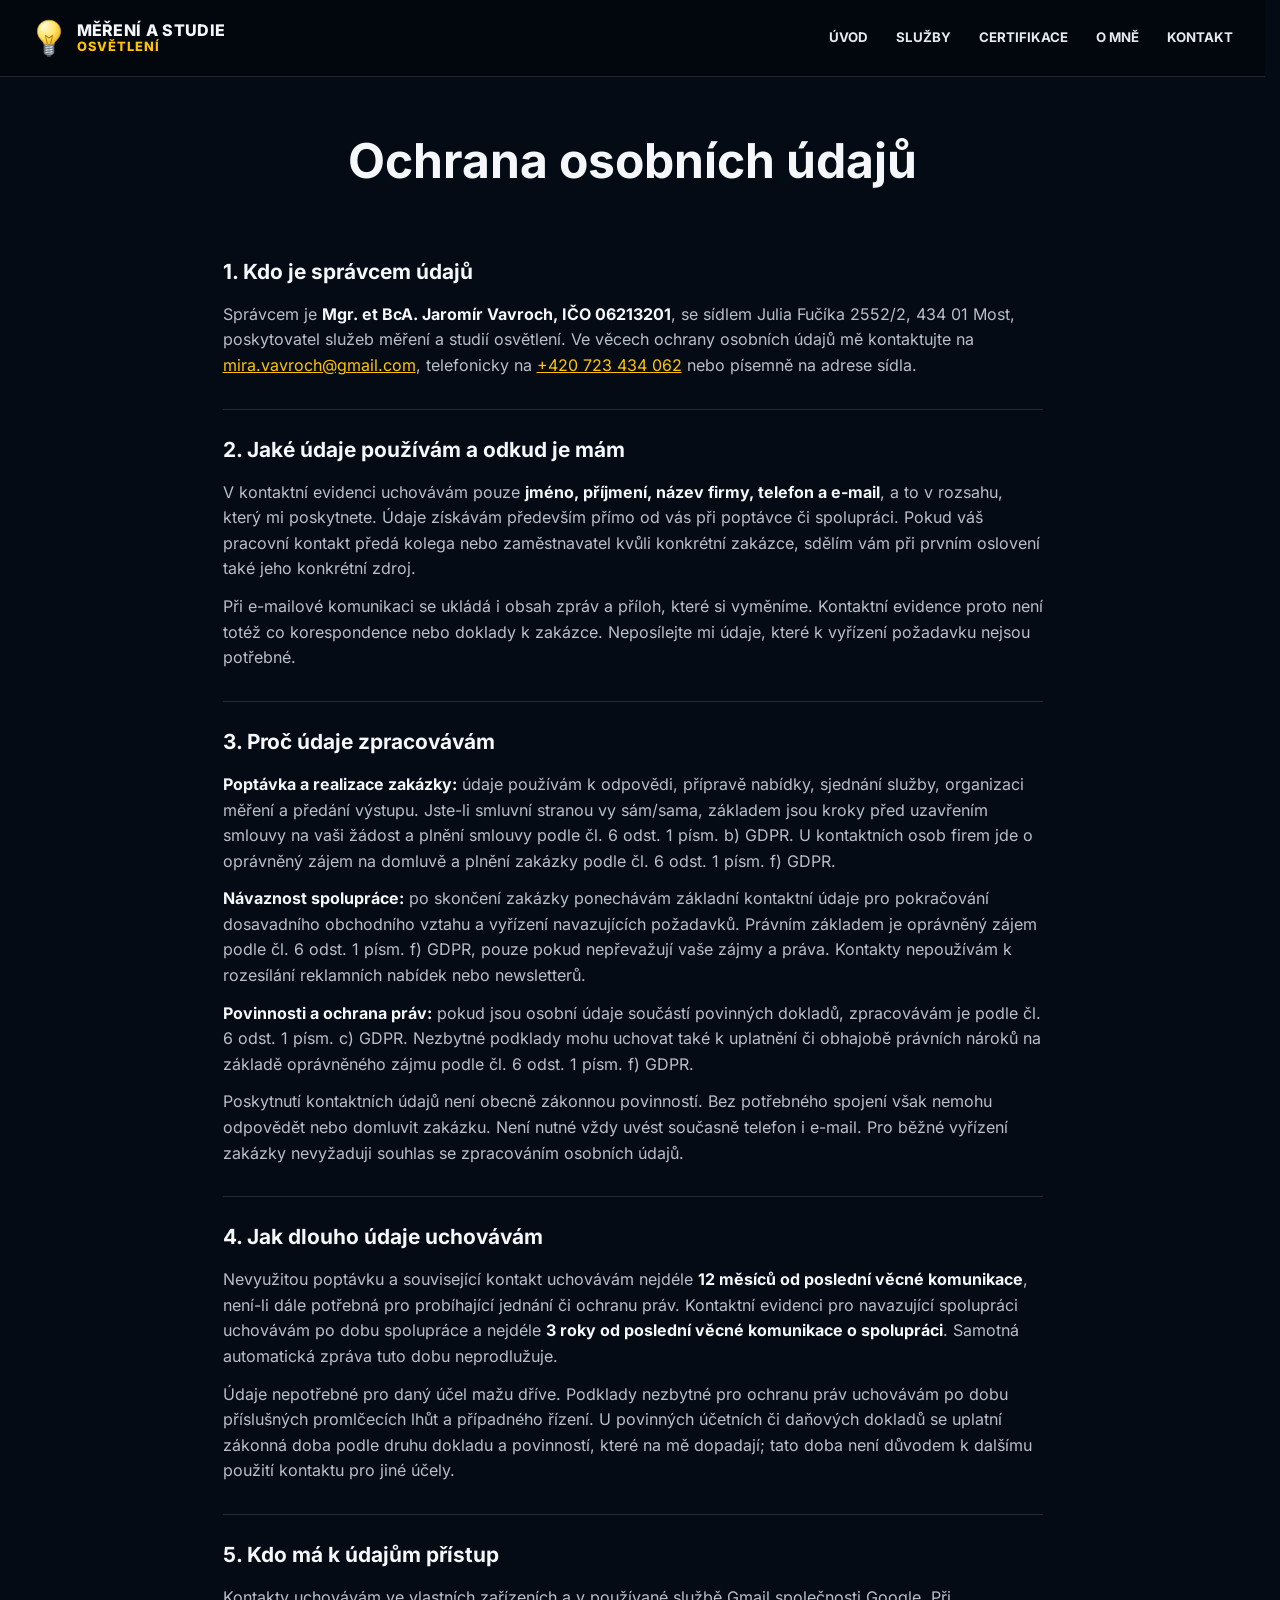
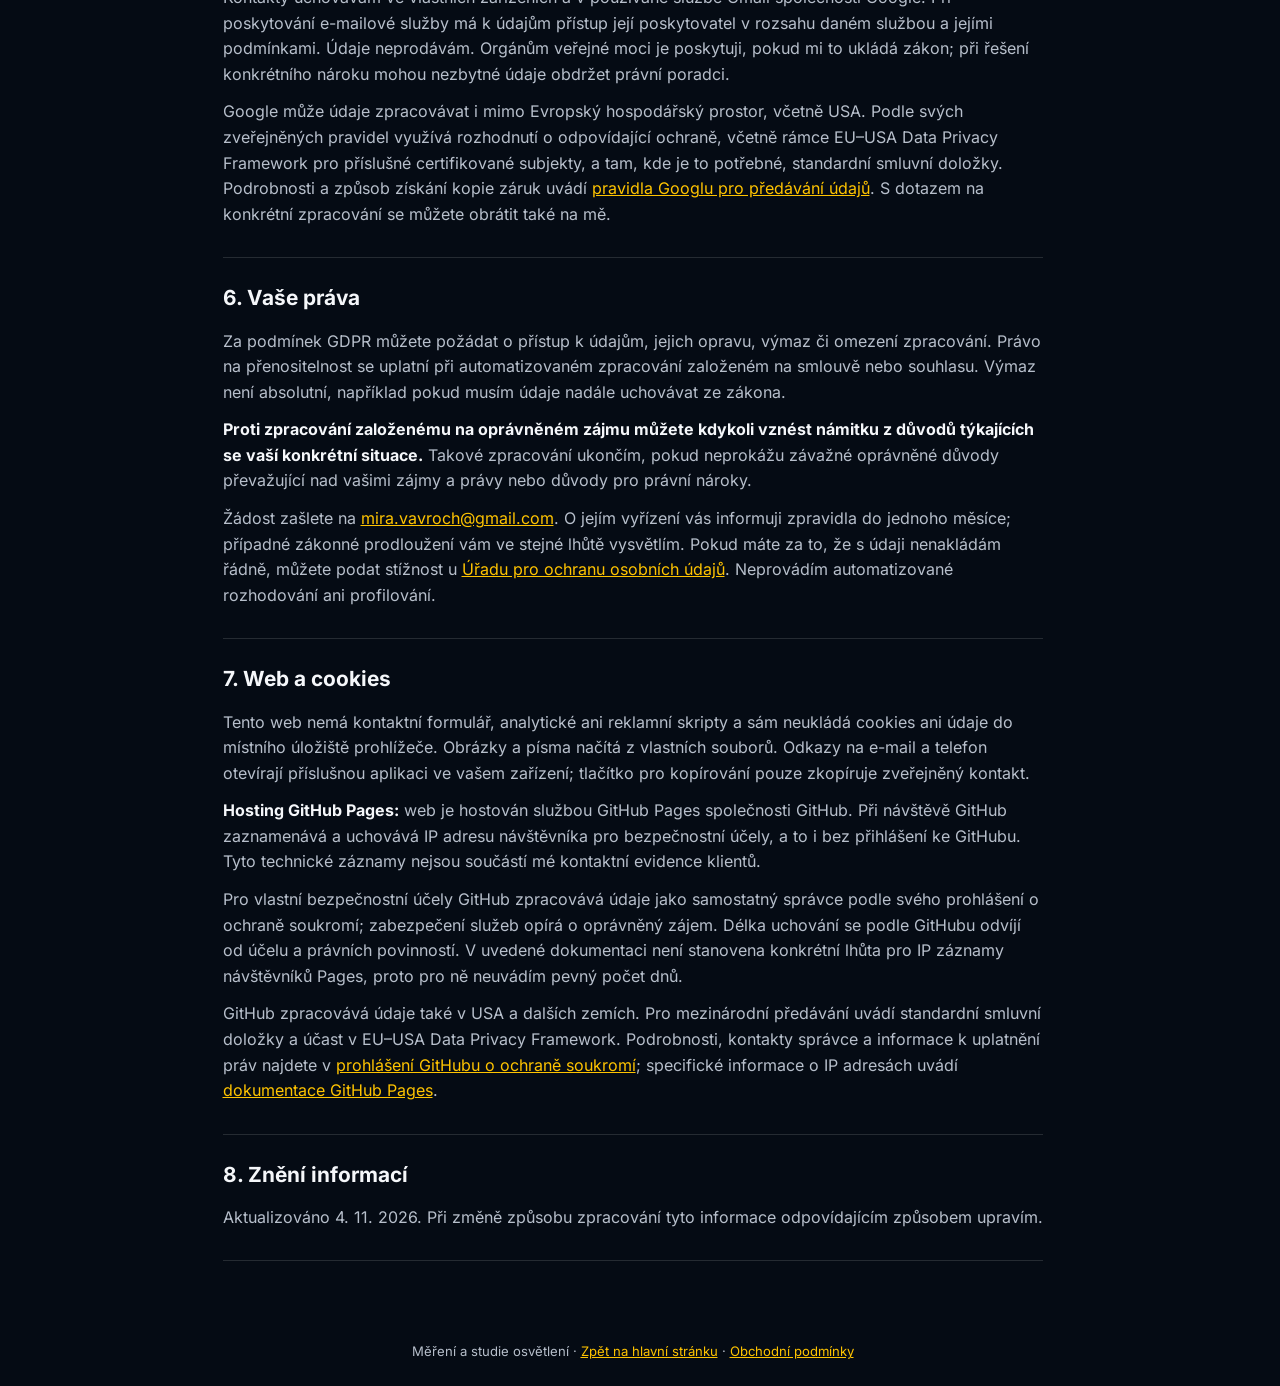
<file: ochrana-osobnich-udaju.html>
<!doctype html><html lang="cs"><head><meta charset="utf-8"><meta name="viewport" content="width=device-width,initial-scale=1"><meta name="robots" content="noindex,follow"><meta name="theme-color" content="#050b14"><link rel="icon" href="assets/favicon.svg" type="image/svg+xml"><title>Ochrana osobních údajů | Měření a studie osvětlení</title><style>@font-face{font-family:Inter;font-style:normal;font-weight:400;font-display:swap;src:url("assets/fonts/inter-400.woff") format("woff")}@font-face{font-family:Inter;font-style:normal;font-weight:600;font-display:swap;src:url("assets/fonts/inter-600.woff") format("woff")}@font-face{font-family:Inter;font-style:normal;font-weight:700;font-display:swap;src:url("assets/fonts/inter-700.woff") format("woff")}@font-face{font-family:Inter;font-style:normal;font-weight:800;font-display:swap;src:url("assets/fonts/inter-800.woff") format("woff")}:root{color-scheme:dark;--bg:#050b14;--panel:#0d1421;--text:#f5f7fa;--muted:#b7bfcb;--yellow:#ffc400;--line:rgba(255,255,255,.13)}*{box-sizing:border-box}body{margin:0;background:var(--bg);color:var(--text);font:16px/1.6 Inter,Arial,sans-serif}.wrap{width:min(1100px,calc(100% - 32px));margin:auto}.top{padding:22px 0;border-bottom:1px solid var(--line);display:flex;justify-content:space-between;align-items:center;gap:16px}.brand{display:flex;align-items:center;gap:12px;font-weight:800;line-height:1.15;letter-spacing:.02em;color:var(--text);text-decoration:none}.brand-icon{color:var(--yellow);font-size:32px;line-height:1}.brand small{display:block;color:var(--yellow);font-size:.8rem;letter-spacing:.08em}.btn{display:inline-block;border:1px solid var(--yellow);padding:10px 16px;color:var(--yellow);text-decoration:none;border-radius:4px;font-weight:700}.intro{text-align:center;padding:38px 0 24px}.eyebrow{color:var(--yellow);text-transform:uppercase;font-weight:800;letter-spacing:.14em;font-size:.78rem}h1{font-size:clamp(2rem,4vw,3rem);margin:8px 0}.intro p{color:var(--muted)}.viewer{padding:0 0 28px;text-align:center}.viewer img{display:block;width:100%;height:auto;max-width:850px;margin:0 auto;border:0;border-radius:0;box-shadow:none}.foot{padding:24px 0;color:var(--muted);font-size:.82rem;text-align:center}@media(max-width:600px){.top{align-items:flex-start;flex-direction:column}.brand{font-size:1rem}.viewer{padding-bottom:20px}.viewer img{width:100%;height:auto}}.terms{max-width:820px;margin:0 auto 56px}.terms section{padding:18px 0;border-bottom:1px solid var(--line)}.terms h2{font-size:1.3rem;line-height:1.35;margin:8px 0 16px}.terms p{color:var(--muted);margin:12px 0}.terms strong{color:var(--text)}.terms a{color:var(--yellow);overflow-wrap:anywhere}.notice{max-width:820px;margin:0 auto 22px;border:1px solid #ffc40070;border-radius:8px;padding:20px;background:#ffc4000a}.notice p{margin:8px 0 0;color:var(--muted)}mark{background:#ffc40024;color:var(--yellow);padding:2px 5px;border-radius:3px}summary{cursor:pointer;color:var(--yellow);font-weight:700;padding:12px 0}.sample{padding:4px 18px;border-left:2px solid var(--yellow)}.foot a{color:var(--yellow)}@media print{.top,.notice,.foot{display:none}body{background:white;color:black}.terms p,.terms strong{color:black}.terms{max-width:none}.terms section{break-inside:avoid}details>div{display:block!important}}.brand-icon{display:block;width:32px;height:40px;flex:0 0 32px}.brand-icon svg{display:block;width:100%;height:100%}html{-webkit-text-size-adjust:100%;text-size-adjust:100%}body{font-synthesis:none}.brand-icon{font-size:32px;line-height:40px}a:focus-visible,summary:focus-visible{outline:2px solid var(--yellow);outline-offset:4px}.brand{flex-shrink:0}.terms{overflow-wrap:anywhere}@media(prefers-reduced-motion:reduce){html{scroll-behavior:auto}}</style><script>document.documentElement.classList.add("js");</script><link rel="stylesheet" href="assets/header.css"></head><body><a class="skip-link" href="#obsah">Přejít k obsahu</a><header class="site-header">
  <div class="container nav">
    <a class="brand" href="index.html#uvod" aria-label="Měření a studie osvětlení – úvod">
      <span class="brand-icon" aria-hidden="true" id="brandBulb"><svg viewBox="0 0 36 44" aria-hidden="true" focusable="false"><defs><radialGradient id="bulbGlass" cx=".35" cy=".28" r=".8"><stop stop-color="#fff8c7"/><stop offset=".52" stop-color="#ffe468"/><stop offset="1" stop-color="#e8ac17"/></radialGradient><linearGradient id="bulbMetal"><stop stop-color="#666e79"/><stop offset=".28" stop-color="#dce1e7"/><stop offset=".52" stop-color="#aab3be"/><stop offset=".72" stop-color="#eef1f4"/><stop offset="1" stop-color="#66717e"/></linearGradient></defs><path class="bulb-glass" d="M18 2C10.5 2 5 7.5 5 14.5c0 5 2.6 8.2 5.8 11.4 1.1 1.1 1.7 2.5 1.7 4.1h11c0-1.6.6-3 1.7-4.1 3.2-3.2 5.8-6.4 5.8-11.4C31 7.5 25.5 2 18 2Z" fill="url(#bulbGlass)" stroke="#dba828" stroke-width=".8"/><path d="M10 13a8 8 0 0 1 5-7" fill="none" stroke="#fffce7" stroke-width="2.2" stroke-linecap="round" opacity=".8"/><path d="m14 19 2 9m6-9-2 9m-6-9 4 3 4-3" fill="none" stroke="#b98118" stroke-width="1.2" stroke-linecap="round"/><path d="M12.5 29.5h11v9c0 1.5-2 2.5-5.5 2.5s-5.5-1-5.5-2.5Z" fill="url(#bulbMetal)" stroke="#65707d" stroke-width=".7"/><g stroke="#66717b" stroke-width="1.1" stroke-linecap="round"><path d="m12.5 31.8 11-1.5m-11 4.3 11-1.5m-11 4.3 11-1.5m-10 4 9-1.3"/></g><path d="M15 41h6l-1.2 2h-3.6Z" fill="#4b535e"/></svg></span>
      <span>MĚŘENÍ A STUDIE<small>OSVĚTLENÍ</small></span>
    </a>
    <button type="button" class="menu-toggle" aria-label="Otevřít navigaci" aria-expanded="false" aria-controls="hlavni-navigace"><svg class="menu-open" width="22" height="22" viewBox="0 0 24 24" fill="none" stroke="currentColor" stroke-width="2" stroke-linecap="round" aria-hidden="true"><path d="M4 6h16M4 12h16M4 18h16"/></svg><svg class="menu-close" width="22" height="22" viewBox="0 0 24 24" fill="none" stroke="currentColor" stroke-width="2" stroke-linecap="round" aria-hidden="true"><path d="m6 6 12 12M18 6 6 18"/></svg></button>
    <nav id="hlavni-navigace" aria-label="Hlavní navigace">
      <a href="index.html#uvod">Úvod</a><a href="index.html#sluzby">Služby</a><a href="certifikace.html">Certifikace</a><a href="index.html#omne">O mně</a><a href="index.html#kontakt">Kontakt</a>
    </nav>
  </div>
</header><main class="wrap" id="obsah" tabindex="-1"><div class="intro"><h1>Ochrana osobních údajů</h1></div>
<article class="terms">
<section><h2>1. Kdo je správcem údajů</h2>
<p>Správcem je <strong>Mgr. et BcA. Jaromír Vavroch, IČO 06213201</strong>, se sídlem Julia Fučíka 2552/2, 434 01 Most, poskytovatel služeb měření a studií osvětlení. Ve věcech ochrany osobních údajů mě kontaktujte na <a href="mailto:mira.vavroch@gmail.com">mira.vavroch@gmail.com</a>, telefonicky na <a href="tel:+420723434062">+420 723 434 062</a> nebo písemně na adrese sídla.</p></section>
<section><h2>2. Jaké údaje používám a odkud je mám</h2>
<p>V kontaktní evidenci uchovávám pouze <strong>jméno, příjmení, název firmy, telefon a e-mail</strong>, a to v rozsahu, který mi poskytnete. Údaje získávám především přímo od vás při poptávce či spolupráci. Pokud váš pracovní kontakt předá kolega nebo zaměstnavatel kvůli konkrétní zakázce, sdělím vám při prvním oslovení také jeho konkrétní zdroj.</p>
<p>Při e-mailové komunikaci se ukládá i obsah zpráv a příloh, které si vyměníme. Kontaktní evidence proto není totéž co korespondence nebo doklady k zakázce. Neposílejte mi údaje, které k vyřízení požadavku nejsou potřebné.</p></section>
<section><h2>3. Proč údaje zpracovávám</h2>
<p><strong>Poptávka a realizace zakázky:</strong> údaje používám k odpovědi, přípravě nabídky, sjednání služby, organizaci měření a předání výstupu. Jste-li smluvní stranou vy sám/sama, základem jsou kroky před uzavřením smlouvy na vaši žádost a plnění smlouvy podle čl. 6 odst. 1 písm. b) GDPR. U kontaktních osob firem jde o oprávněný zájem na domluvě a plnění zakázky podle čl. 6 odst. 1 písm. f) GDPR.</p>
<p><strong>Návaznost spolupráce:</strong> po skončení zakázky ponechávám základní kontaktní údaje pro pokračování dosavadního obchodního vztahu a vyřízení navazujících požadavků. Právním základem je oprávněný zájem podle čl. 6 odst. 1 písm. f) GDPR, pouze pokud nepřevažují vaše zájmy a práva. Kontakty nepoužívám k rozesílání reklamních nabídek nebo newsletterů.</p>
<p><strong>Povinnosti a ochrana práv:</strong> pokud jsou osobní údaje součástí povinných dokladů, zpracovávám je podle čl. 6 odst. 1 písm. c) GDPR. Nezbytné podklady mohu uchovat také k uplatnění či obhajobě právních nároků na základě oprávněného zájmu podle čl. 6 odst. 1 písm. f) GDPR.</p>
<p>Poskytnutí kontaktních údajů není obecně zákonnou povinností. Bez potřebného spojení však nemohu odpovědět nebo domluvit zakázku. Není nutné vždy uvést současně telefon i e-mail. Pro běžné vyřízení zakázky nevyžaduji souhlas se zpracováním osobních údajů.</p></section>
<section><h2>4. Jak dlouho údaje uchovávám</h2>
<p>Nevyužitou poptávku a související kontakt uchovávám nejdéle <strong>12 měsíců od poslední věcné komunikace</strong>, není-li dále potřebná pro probíhající jednání či ochranu práv. Kontaktní evidenci pro navazující spolupráci uchovávám po dobu spolupráce a nejdéle <strong>3 roky od poslední věcné komunikace o spolupráci</strong>. Samotná automatická zpráva tuto dobu neprodlužuje.</p>
<p>Údaje nepotřebné pro daný účel mažu dříve. Podklady nezbytné pro ochranu práv uchovávám po dobu příslušných promlčecích lhůt a případného řízení. U povinných účetních či daňových dokladů se uplatní zákonná doba podle druhu dokladu a povinností, které na mě dopadají; tato doba není důvodem k dalšímu použití kontaktu pro jiné účely.</p></section>
<section><h2>5. Kdo má k údajům přístup</h2>
<p>Kontakty uchovávám ve vlastních zařízeních a v používané službě Gmail společnosti Google. Při poskytování e-mailové služby má k údajům přístup její poskytovatel v rozsahu daném službou a jejími podmínkami. Údaje neprodávám. Orgánům veřejné moci je poskytuji, pokud mi to ukládá zákon; při řešení konkrétního nároku mohou nezbytné údaje obdržet právní poradci.</p>
<p>Google může údaje zpracovávat i mimo Evropský hospodářský prostor, včetně USA. Podle svých zveřejněných pravidel využívá rozhodnutí o odpovídající ochraně, včetně rámce EU–USA Data Privacy Framework pro příslušné certifikované subjekty, a tam, kde je to potřebné, standardní smluvní doložky. Podrobnosti a způsob získání kopie záruk uvádí <a href="https://policies.google.com/privacy/frameworks?hl=cs">pravidla Googlu pro předávání údajů</a>. S dotazem na konkrétní zpracování se můžete obrátit také na mě.</p></section>
<section><h2>6. Vaše práva</h2>
<p>Za podmínek GDPR můžete požádat o přístup k údajům, jejich opravu, výmaz či omezení zpracování. Právo na přenositelnost se uplatní při automatizovaném zpracování založeném na smlouvě nebo souhlasu. Výmaz není absolutní, například pokud musím údaje nadále uchovávat ze zákona.</p>
<p><strong>Proti zpracování založenému na oprávněném zájmu můžete kdykoli vznést námitku z důvodů týkajících se vaší konkrétní situace.</strong> Takové zpracování ukončím, pokud neprokážu závažné oprávněné důvody převažující nad vašimi zájmy a právy nebo důvody pro právní nároky.</p>
<p>Žádost zašlete na <a href="mailto:mira.vavroch@gmail.com">mira.vavroch@gmail.com</a>. O jejím vyřízení vás informuji zpravidla do jednoho měsíce; případné zákonné prodloužení vám ve stejné lhůtě vysvětlím. Pokud máte za to, že s údaji nenakládám řádně, můžete podat stížnost u <a href="https://uoou.gov.cz/">Úřadu pro ochranu osobních údajů</a>. Neprovádím automatizované rozhodování ani profilování.</p></section>
<section><h2>7. Web a cookies</h2>
<p>Tento web nemá kontaktní formulář, analytické ani reklamní skripty a sám neukládá cookies ani údaje do místního úložiště prohlížeče. Obrázky a písma načítá z vlastních souborů. Odkazy na e-mail a telefon otevírají příslušnou aplikaci ve vašem zařízení; tlačítko pro kopírování pouze zkopíruje zveřejněný kontakt.</p>
<p><strong>Hosting GitHub Pages:</strong> web je hostován službou GitHub Pages společnosti GitHub. Při návštěvě GitHub zaznamenává a uchovává IP adresu návštěvníka pro bezpečnostní účely, a to i bez přihlášení ke GitHubu. Tyto technické záznamy nejsou součástí mé kontaktní evidence klientů.</p>
<p>Pro vlastní bezpečnostní účely GitHub zpracovává údaje jako samostatný správce podle svého prohlášení o ochraně soukromí; zabezpečení služeb opírá o oprávněný zájem. Délka uchování se podle GitHubu odvíjí od účelu a právních povinností. V uvedené dokumentaci není stanovena konkrétní lhůta pro IP záznamy návštěvníků Pages, proto pro ně neuvádím pevný počet dnů.</p>
<p>GitHub zpracovává údaje také v USA a dalších zemích. Pro mezinárodní předávání uvádí standardní smluvní doložky a účast v EU–USA Data Privacy Framework. Podrobnosti, kontakty správce a informace k uplatnění práv najdete v <a href="https://docs.github.com/en/site-policy/privacy-policies/github-general-privacy-statement">prohlášení GitHubu o ochraně soukromí</a>; specifické informace o IP adresách uvádí <a href="https://docs.github.com/en/pages/getting-started-with-github-pages/what-is-github-pages#data-collection">dokumentace GitHub Pages</a>.</p></section>
<section><h2>8. Znění informací</h2><p>Aktualizováno 4. 11. 2026. Při změně způsobu zpracování tyto informace odpovídajícím způsobem upravím.</p></section>
</article></main><footer class="foot wrap">Měření a studie osvětlení · <a href="index.html">Zpět na hlavní stránku</a> · <a href="obchodni-podminky.html">Obchodní podmínky</a></footer><script src="assets/header.js"></script></body></html>
</file>
<file: assets/header.css>
/* Shared header: identical geometry on every page. */
html{scrollbar-gutter:stable}
header.site-header{position:sticky;top:0;z-index:10;background:rgba(3,8,15,.97);-webkit-backdrop-filter:blur(14px);backdrop-filter:blur(14px);border-bottom:1px solid rgba(255,255,255,.12);font-family:Inter,Arial,sans-serif;line-height:1.6}
.site-header .container{width:min(1200px,calc(100% - 44px));margin-inline:auto}
.site-header .nav{min-height:76px;display:flex;align-items:center;justify-content:space-between;gap:24px}
.site-header a{color:inherit;text-decoration:none}
.site-header .brand{display:flex;align-items:center;gap:12px;font-size:16px;font-weight:800;line-height:1.15;letter-spacing:.02em;flex-shrink:0;color:#f5f7fa}
.site-header .brand-icon{display:block;width:32px;height:40px;flex:0 0 32px;color:#ffc400}
.site-header .brand-icon svg{display:block;width:100%;height:100%}
.site-header .brand small{display:block;color:#ffc400;font-size:.8rem;letter-spacing:.08em}
.site-header nav{display:flex;align-items:center;gap:28px;font-size:.83rem;font-weight:700;text-transform:uppercase}
.site-header nav a{padding:8px 0;color:#e6e9ef}
.site-header nav a:hover{color:#ffc400}
.site-header .menu-toggle{display:none;background:transparent;border:1px solid rgba(255,255,255,.12);color:#f5f7fa;border-radius:4px;padding:10px 12px;cursor:pointer;flex-shrink:0;font:inherit;-webkit-appearance:none;appearance:none}
.site-header svg{display:block;flex-shrink:0}
.site-header .menu-toggle .menu-close{display:none}
.site-header .menu-toggle[aria-expanded="true"] .menu-open{display:none}
.site-header .menu-toggle[aria-expanded="true"] .menu-close{display:block}
.site-header a:focus-visible,.site-header button:focus-visible{outline:2px solid #ffc400;outline-offset:4px}
@media(min-width:901px) and (max-width:1120px){.site-header .nav{gap:14px}.site-header nav{gap:14px}}
@media(max-width:900px){.site-header nav{gap:14px}}
@media(max-width:650px){
.site-header .container{width:calc(100% - 28px)}
.site-header .nav{min-height:68px;flex-wrap:wrap;padding:10px 0;gap:12px}
.site-header .brand{font-size:.9rem;gap:10px}
.menu-ready .site-header .menu-toggle{display:block}
.site-header nav{display:flex;width:100%;flex-direction:column;align-items:stretch;gap:0;padding:0 0 10px;max-height:calc(100svh - 80px);overflow-y:auto}
.menu-ready .site-header nav{display:none}.menu-ready .site-header nav.open{display:flex}
.site-header nav a{padding:12px 2px;border-top:1px solid rgba(255,255,255,.12)}
}
@media(max-width:350px){.site-header .brand{font-size:.8rem}.site-header .brand small{font-size:.72rem}.site-header .brand-icon{width:28px;flex-basis:28px}.site-header .menu-toggle{padding:9px 10px}}
@media print{.site-header{display:none!important}}

/* Skip navigation and long-document keyboard targets. */
.skip-link{position:fixed;top:10px;left:14px;z-index:30;padding:10px 16px;color:#111;background:#ffc400;border-radius:4px;transform:translateY(-160%);text-decoration:none}
.skip-link:focus{transform:translateY(0)}
.site-header nav a[aria-current="page"]{color:#ffc400;text-decoration:underline;text-underline-offset:5px}
#obsah{scroll-margin-top:90px}
@media print{.skip-link{display:none!important}}

/* Accessible print output, including legal documents. */
@media print{
html{color-scheme:light;scrollbar-gutter:auto}
body,main,.hero,.service-card,.contact,.strength{background:#fff!important;color:#000!important}
main h1,main h2,main h3,main p,main strong,main small,main a,main span,main summary,.intro,.eyebrow,.foot,.foot a,footer,footer a{color:#000!important;text-shadow:none!important}
.hero::before,.hero::after,.light-control-wrap,.contact-copy,.contact-copy-status,.copy-manual,.actions{display:none!important}
.js .contact-method .contact-detail strong,.home-ready .contact-method .contact-detail strong{padding-right:0!important}
.hero{min-height:0}.hero-content{padding:20px 0}.terms section{break-inside:auto}
}

/* Pointer-only glow for the selected warm-coloured labels and switch frame. */
.site-header .brand small,.hero-glow{width:fit-content}
@media (hover:hover) and (pointer:fine){
 .warm-glow:hover,.site-header .brand small:hover{
  color:#fff3b0;
  text-shadow:0 0 3px #ffc400,0 0 7px rgba(255,196,0,.85);
 }
 .light-toggle:hover{
  border-color:#fff3b0;
  box-shadow:0 0 3px #ffc400,0 0 7px rgba(255,196,0,.85),inset 0 0 3px rgba(255,196,0,.6);
 }
}
@media print{
 .warm-glow,.light-toggle{filter:none!important;text-shadow:none!important;box-shadow:none!important}
}

@media (hover:hover) and (pointer:fine){
 .light-toggle-label:hover{
  color:#fff3b0;
  text-shadow:0 0 3px #ffc400,0 0 7px rgba(255,196,0,.85);
 }
 .light-switch-icon:hover{
  color:#fff3b0;
  filter:drop-shadow(0 0 3px #ffc400) drop-shadow(0 0 7px rgba(255,196,0,.85));
 }
}
</file>
